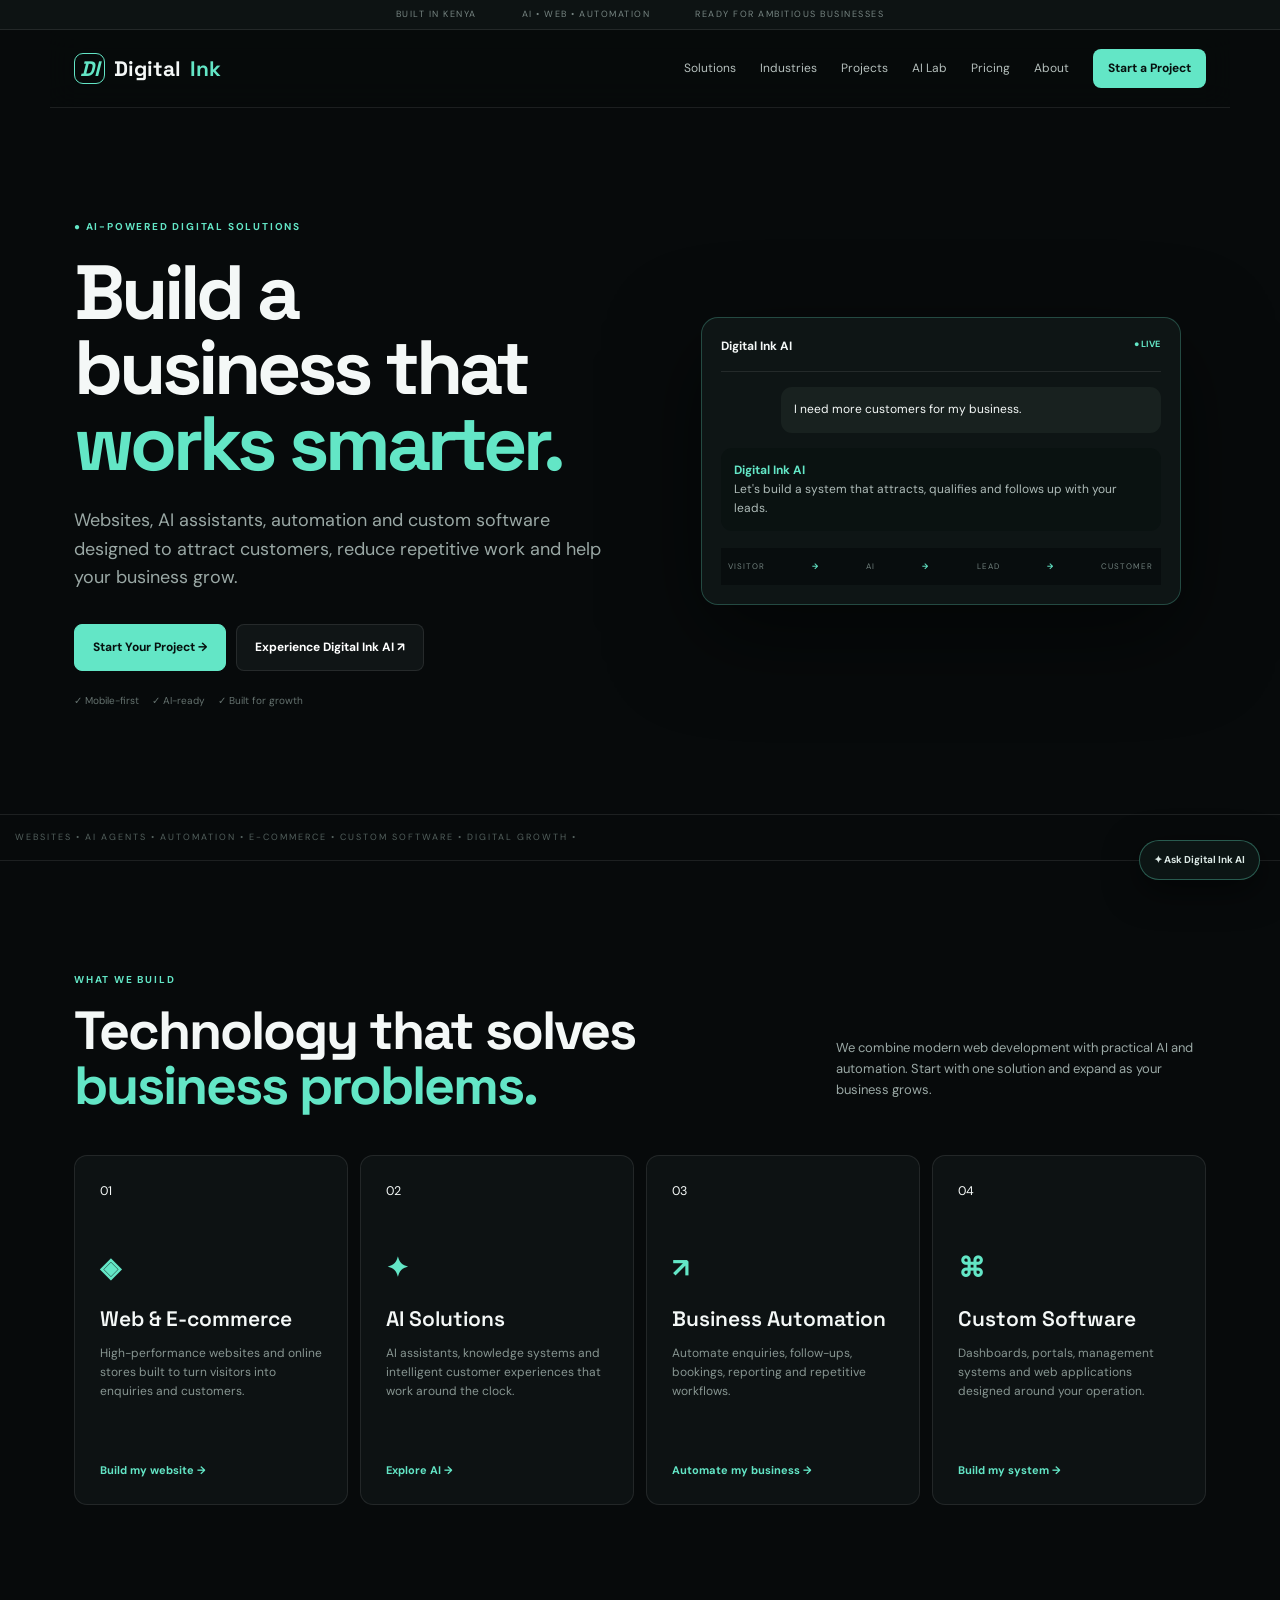
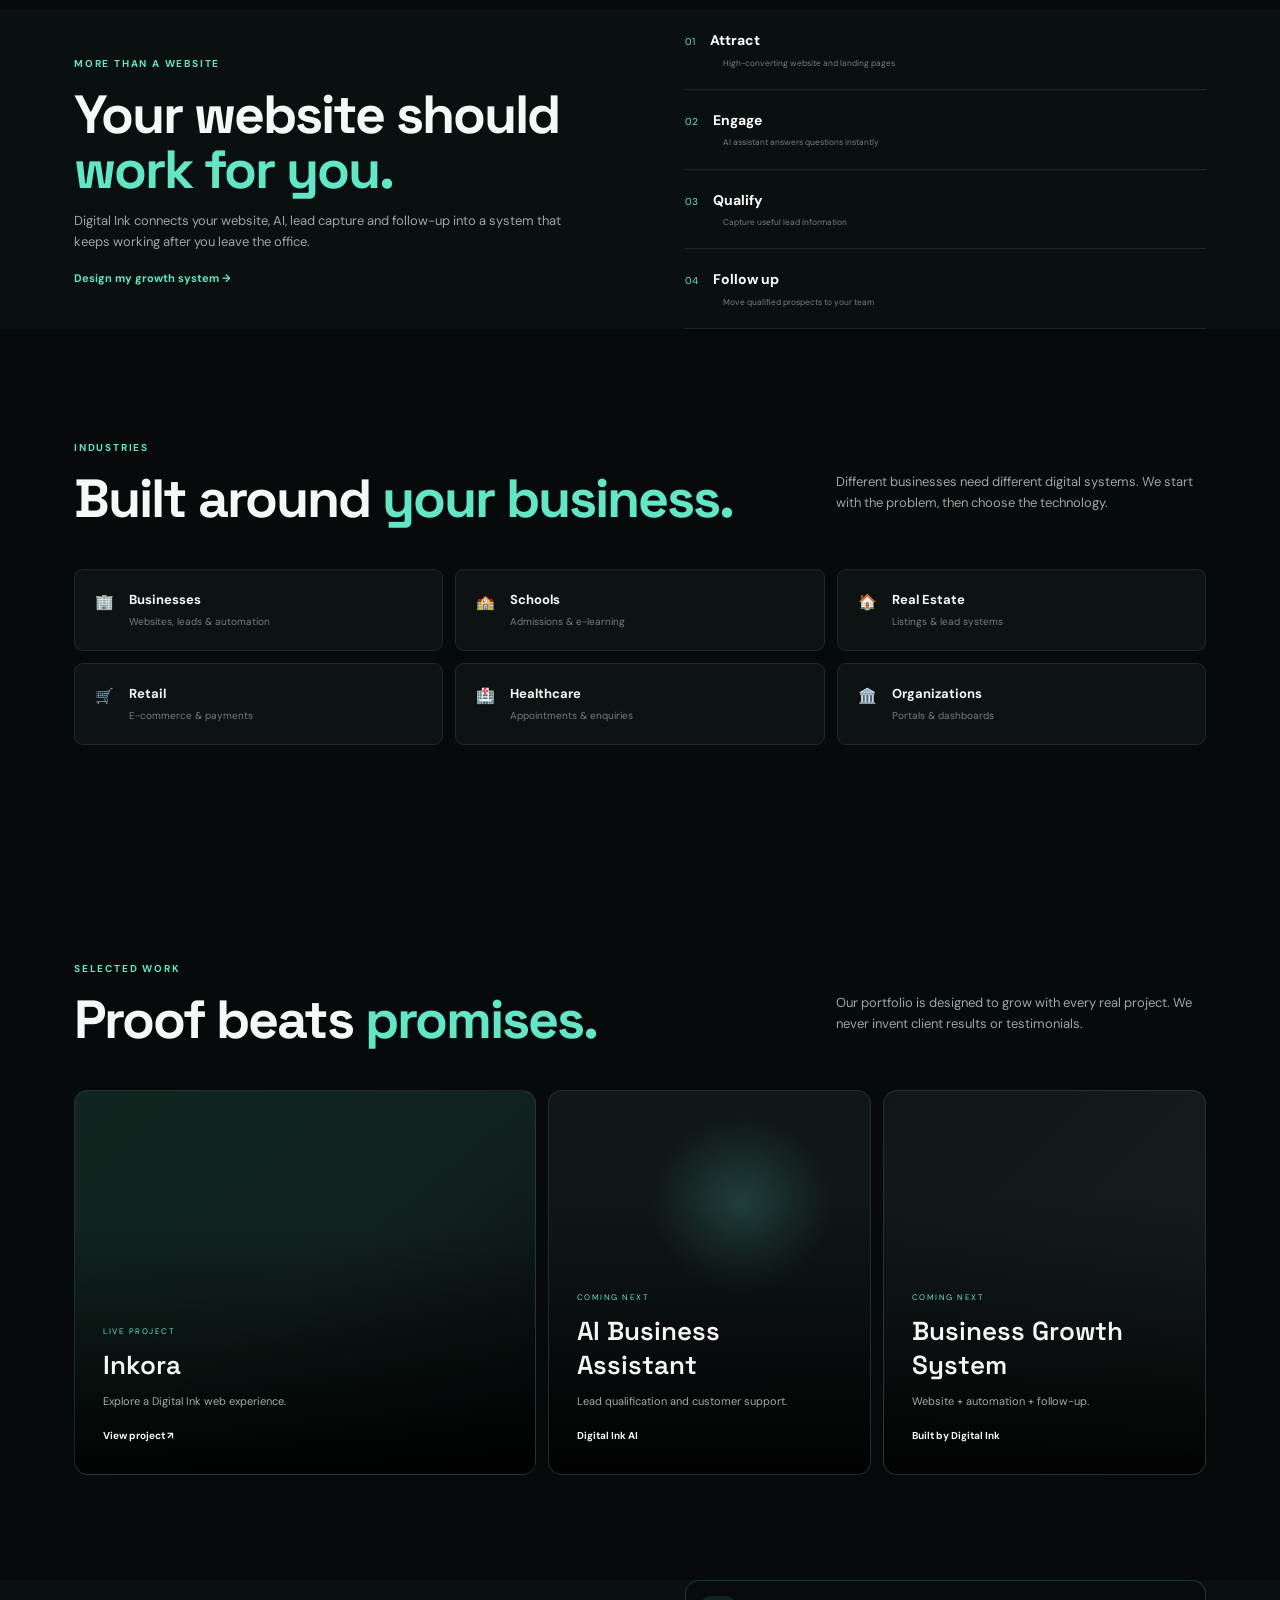
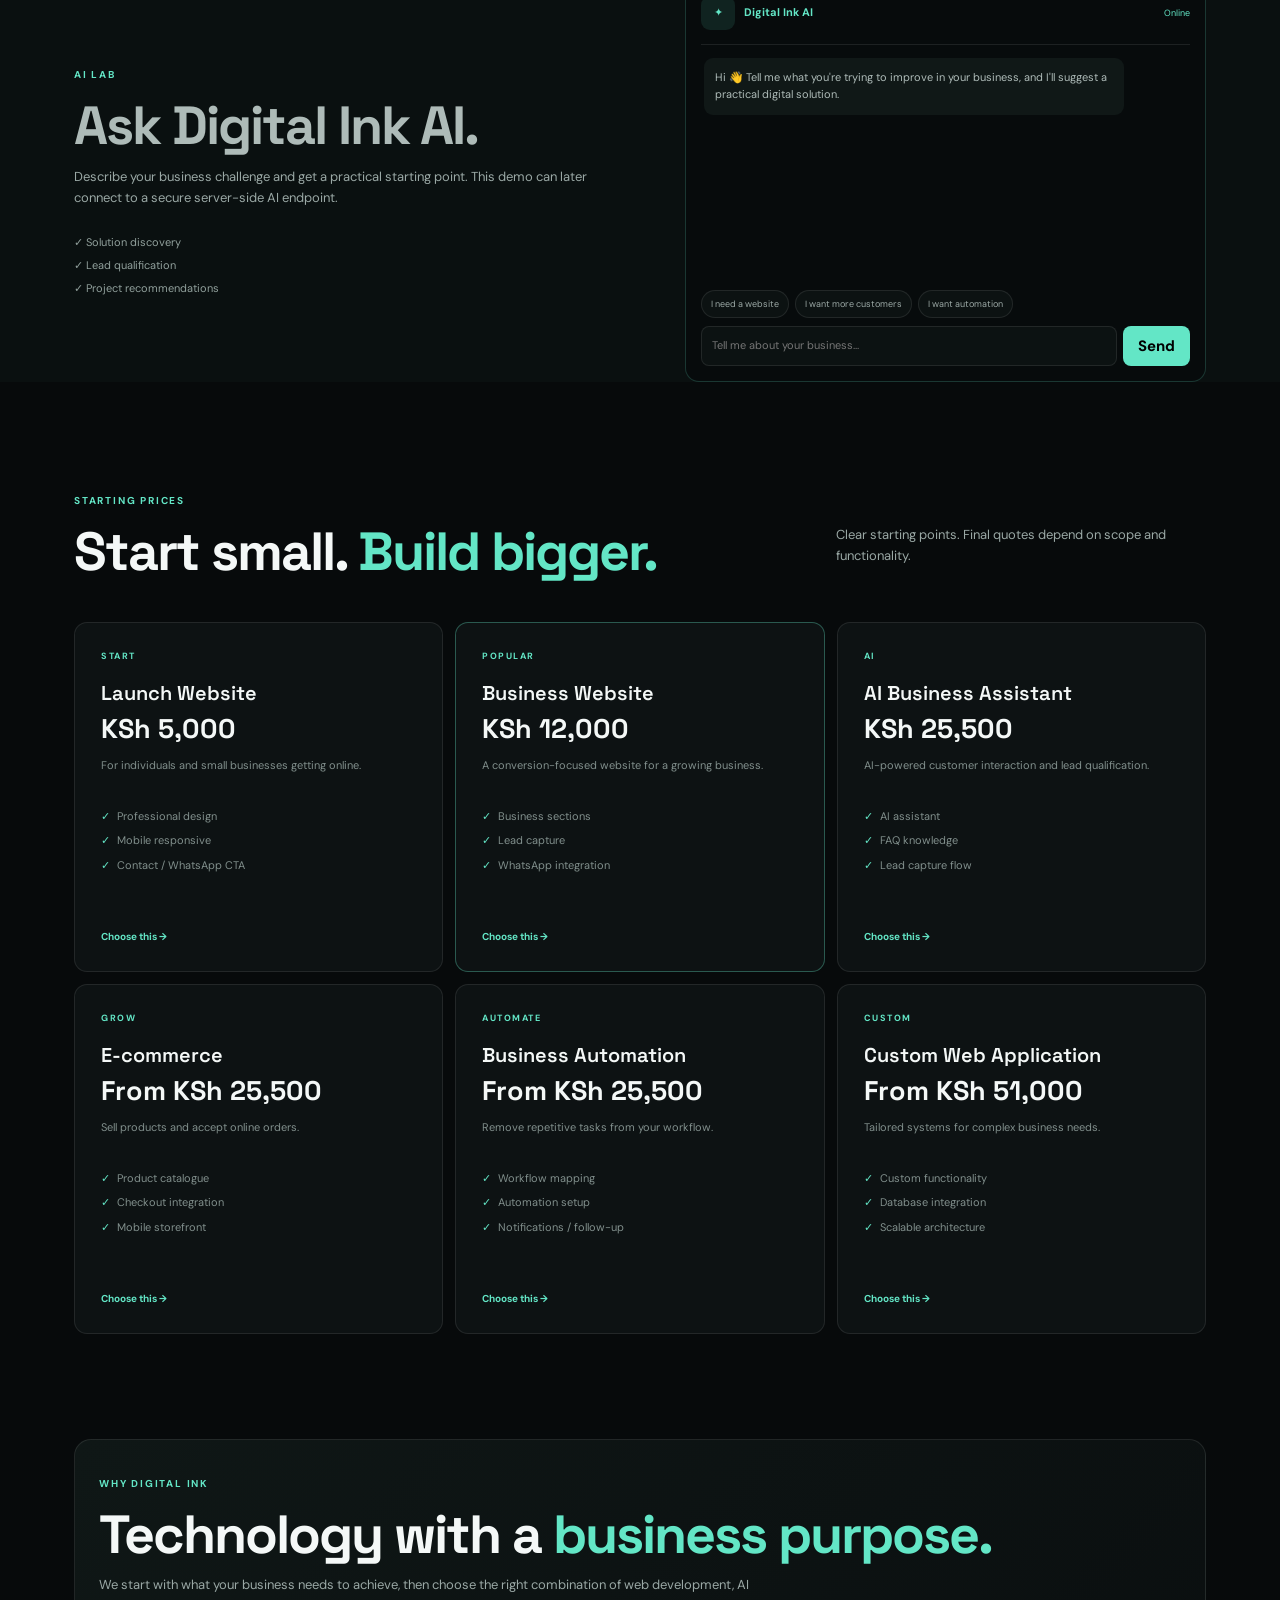
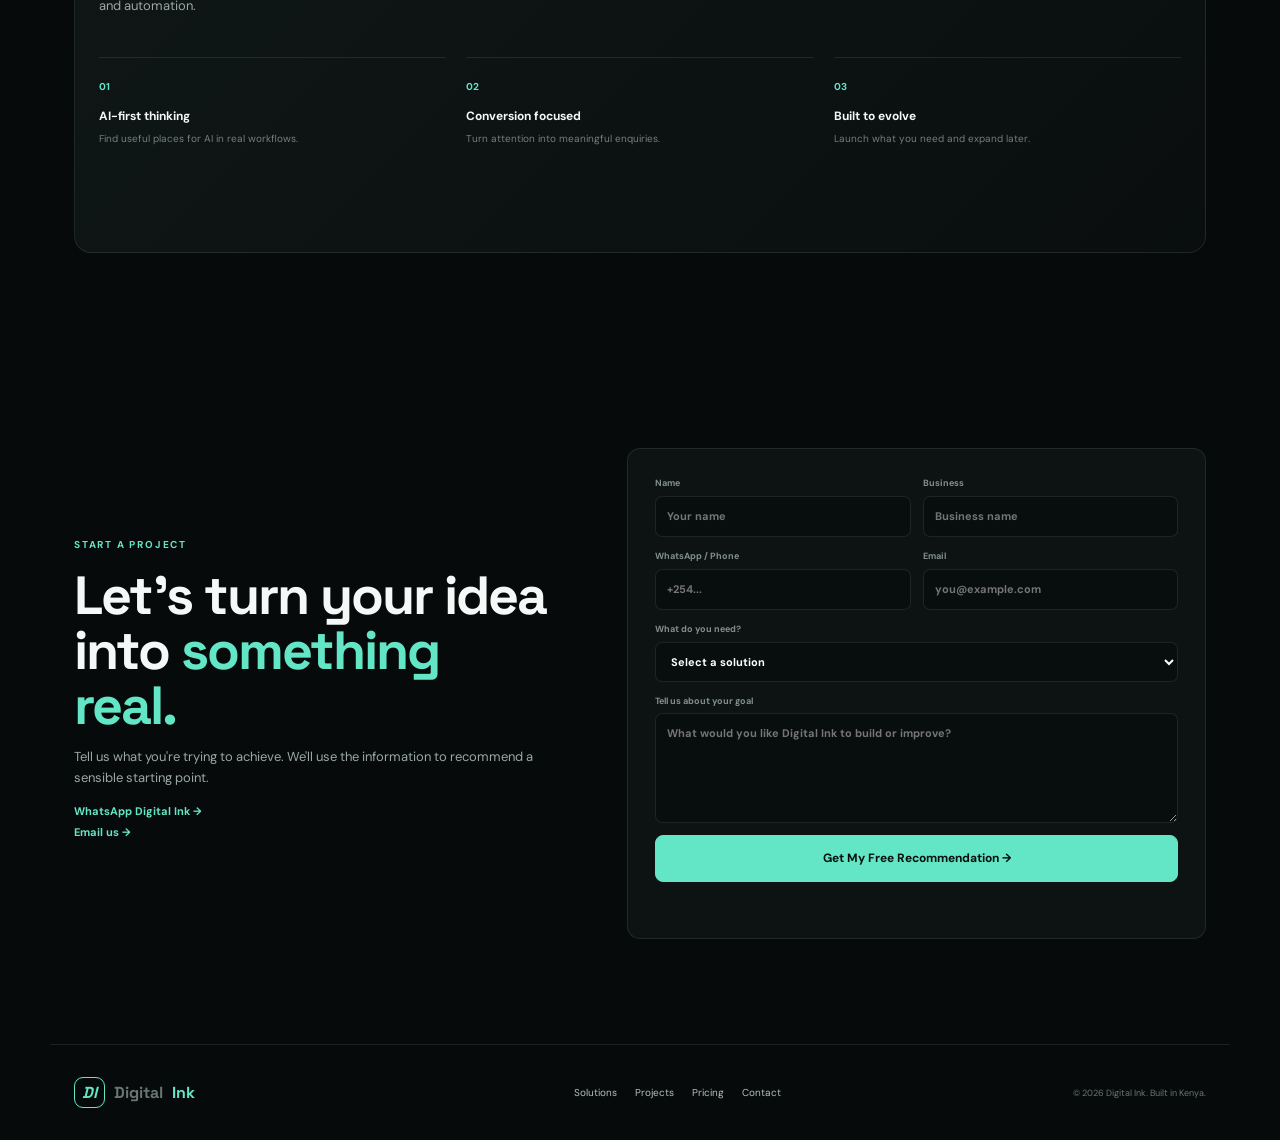
<file: index.html>
<!doctype html><html lang="en"><head><meta charset="utf-8"><meta name="viewport" content="width=device-width,initial-scale=1"><meta name="description" content="Digital Ink builds AI-powered websites, automation, e-commerce and custom software for ambitious businesses."><title>Digital Ink — AI-Powered Digital Solutions</title><link rel="icon" href="assets/favicon.svg"><link rel="stylesheet" href="style.css"><script src="config.js"></script></head><body>
<div class="topbar"><span>BUILT IN KENYA</span><span>AI • WEB • AUTOMATION</span><span>READY FOR AMBITIOUS BUSINESSES</span></div>
<header><a class="brand" href="#home"><i>DI</i>Digital <b>Ink</b></a><button class="menu">☰</button><nav><a href="#solutions">Solutions</a><a href="#industries">Industries</a><a href="#projects">Projects</a><a href="#ai">AI Lab</a><a href="#pricing">Pricing</a><a href="#about">About</a><a class="navcta" href="#start">Start a Project</a></nav></header>
<main id="home">
<section class="hero"><div><small class="eyebrow">● AI-POWERED DIGITAL SOLUTIONS</small><h1>Build a business that <em>works smarter.</em></h1><p class="lead">Websites, AI assistants, automation and custom software designed to attract customers, reduce repetitive work and help your business grow.</p><div class="actions"><a class="btn primary" href="#start">Start Your Project →</a><a class="btn" href="#ai">Experience Digital Ink AI ↗</a></div><div class="ticks">✓ Mobile-first　 ✓ AI-ready　 ✓ Built for growth</div></div><div class="visual"><div class="dashboard"><div class="dashhead">Digital Ink AI <span>● LIVE</span></div><div class="bubble visitor">I need more customers for my business.</div><div class="bubble ai"><b>Digital Ink AI</b><br>Let's build a system that attracts, qualifies and follows up with your leads.</div><div class="flow"><span>VISITOR</span><b>→</b><span>AI</span><b>→</b><span>LEAD</span><b>→</b><span>CUSTOMER</span></div></div></div></section>
<div class="ticker">WEBSITES • AI AGENTS • AUTOMATION • E-COMMERCE • CUSTOM SOFTWARE • DIGITAL GROWTH •</div>
<section id="solutions" class="section"><div class="head"><div><small class="eyebrow">WHAT WE BUILD</small><h2>Technology that solves <span>business problems.</span></h2></div><p>We combine modern web development with practical AI and automation. Start with one solution and expand as your business grows.</p></div><div class="grid four"><article><small>01</small><strong>◈</strong><h3>Web & E-commerce</h3><p>High-performance websites and online stores built to turn visitors into enquiries and customers.</p><a href="#start" data-service="Business Website">Build my website →</a></article><article><small>02</small><strong>✦</strong><h3>AI Solutions</h3><p>AI assistants, knowledge systems and intelligent customer experiences that work around the clock.</p><a href="#ai">Explore AI →</a></article><article><small>03</small><strong>↗</strong><h3>Business Automation</h3><p>Automate enquiries, follow-ups, bookings, reporting and repetitive workflows.</p><a href="#start" data-service="Business Automation">Automate my business →</a></article><article><small>04</small><strong>⌘</strong><h3>Custom Software</h3><p>Dashboards, portals, management systems and web applications designed around your operation.</p><a href="#start" data-service="Custom Web Application">Build my system →</a></article></div></section>
<section class="dark split"><div><small class="eyebrow">MORE THAN A WEBSITE</small><h2>Your website should <span>work for you.</span></h2><p>Digital Ink connects your website, AI, lead capture and follow-up into a system that keeps working after you leave the office.</p><a class="link" href="#start">Design my growth system →</a></div><div class="workflow"><div>01 <b>Attract</b><small>High-converting website and landing pages</small></div><div>02 <b>Engage</b><small>AI assistant answers questions instantly</small></div><div>03 <b>Qualify</b><small>Capture useful lead information</small></div><div>04 <b>Follow up</b><small>Move qualified prospects to your team</small></div></div></section>
<section id="industries" class="section"><div class="head"><div><small class="eyebrow">INDUSTRIES</small><h2>Built around <span>your business.</span></h2></div><p>Different businesses need different digital systems. We start with the problem, then choose the technology.</p></div><div class="grid three"><div class="industry">🏢 <b>Businesses</b><small>Websites, leads & automation</small></div><div class="industry">🏫 <b>Schools</b><small>Admissions & e-learning</small></div><div class="industry">🏠 <b>Real Estate</b><small>Listings & lead systems</small></div><div class="industry">🛒 <b>Retail</b><small>E-commerce & payments</small></div><div class="industry">🏥 <b>Healthcare</b><small>Appointments & enquiries</small></div><div class="industry">🏛️ <b>Organizations</b><small>Portals & dashboards</small></div></div></section>
<section id="projects" class="section"><div class="head"><div><small class="eyebrow">SELECTED WORK</small><h2>Proof beats <span>promises.</span></h2></div><p>Our portfolio is designed to grow with every real project. We never invent client results or testimonials.</p></div><div class="projects"><a class="project p1" href="https://inkora-vert.vercel.app/" target="_blank"><div><small>LIVE PROJECT</small><h3>Inkora</h3><p>Explore a Digital Ink web experience.</p><b>View project ↗</b></div></a><div class="project p2"><div><small>COMING NEXT</small><h3>AI Business Assistant</h3><p>Lead qualification and customer support.</p><b>Digital Ink AI</b></div></div><div class="project p3"><div><small>COMING NEXT</small><h3>Business Growth System</h3><p>Website + automation + follow-up.</p><b>Built by Digital Ink</b></div></div></div></section>
<section id="ai" class="dark ai"><div><small class="eyebrow">AI LAB</small><h2>Ask Digital Ink AI.</h2><p>Describe your business challenge and get a practical starting point. This demo can later connect to a secure server-side AI endpoint.</p><div class="points">✓ Solution discovery<br>✓ Lead qualification<br>✓ Project recommendations</div></div><div class="chat"><div class="chathead"><i>✦</i><b>Digital Ink AI</b><span>Online</span></div><div id="log" class="log"><div class="msg">Hi 👋 Tell me what you're trying to improve in your business, and I'll suggest a practical digital solution.</div></div><div class="chips"><button data-p="I need a website">I need a website</button><button data-p="I want more customers">I want more customers</button><button data-p="I want automation">I want automation</button></div><form id="chatform"><input id="chatinput" placeholder="Tell me about your business..." required><button>Send</button></form></div></section>
<section id="pricing" class="section"><div class="head"><div><small class="eyebrow">STARTING PRICES</small><h2>Start small. <span>Build bigger.</span></h2></div><p>Clear starting points. Final quotes depend on scope and functionality.</p></div><div class="prices"><article><small>START</small><h3>Launch Website</h3><b>KSh 5,000</b><p>For individuals and small businesses getting online.</p><ul><li>Professional design</li><li>Mobile responsive</li><li>Contact / WhatsApp CTA</li></ul><a href="#start" data-service="Launch Website">Choose this →</a></article><article class="popular"><small>POPULAR</small><h3>Business Website</h3><b>KSh 12,000</b><p>A conversion-focused website for a growing business.</p><ul><li>Business sections</li><li>Lead capture</li><li>WhatsApp integration</li></ul><a href="#start" data-service="Business Website">Choose this →</a></article><article><small>AI</small><h3>AI Business Assistant</h3><b>KSh 25,500</b><p>AI-powered customer interaction and lead qualification.</p><ul><li>AI assistant</li><li>FAQ knowledge</li><li>Lead capture flow</li></ul><a href="#start" data-service="AI Business Assistant">Choose this →</a></article><article><small>GROW</small><h3>E-commerce</h3><b>From KSh 25,500</b><p>Sell products and accept online orders.</p><ul><li>Product catalogue</li><li>Checkout integration</li><li>Mobile storefront</li></ul><a href="#start" data-service="E-commerce">Choose this →</a></article><article><small>AUTOMATE</small><h3>Business Automation</h3><b>From KSh 25,500</b><p>Remove repetitive tasks from your workflow.</p><ul><li>Workflow mapping</li><li>Automation setup</li><li>Notifications / follow-up</li></ul><a href="#start" data-service="Business Automation">Choose this →</a></article><article><small>CUSTOM</small><h3>Custom Web Application</h3><b>From KSh 51,000</b><p>Tailored systems for complex business needs.</p><ul><li>Custom functionality</li><li>Database integration</li><li>Scalable architecture</li></ul><a href="#start" data-service="Custom Web Application">Choose this →</a></article></div></section>
<section id="about" class="section about"><div><small class="eyebrow">WHY DIGITAL INK</small><h2>Technology with a <span>business purpose.</span></h2><p>We start with what your business needs to achieve, then choose the right combination of web development, AI and automation.</p></div><div class="principles"><div><b>01</b><strong>AI-first thinking</strong><small>Find useful places for AI in real workflows.</small></div><div><b>02</b><strong>Conversion focused</strong><small>Turn attention into meaningful enquiries.</small></div><div><b>03</b><strong>Built to evolve</strong><small>Launch what you need and expand later.</small></div></div></section>
<section id="start" class="section contact"><div><small class="eyebrow">START A PROJECT</small><h2>Let's turn your idea into <span>something real.</span></h2><p>Tell us what you're trying to achieve. We'll use the information to recommend a sensible starting point.</p><p><a class="link" href="https://wa.me/254719535117" target="_blank">WhatsApp Digital Ink →</a><br><a class="link" href="mailto:sprachenschuleglobal@gmail.com">Email us →</a></p></div><form id="leadform"><div class="row"><label>Name<input name="name" required placeholder="Your name"></label><label>Business<input name="business" placeholder="Business name"></label></div><div class="row"><label>WhatsApp / Phone<input name="phone" required placeholder="+254..."></label><label>Email<input type="email" name="email" placeholder="you@example.com"></label></div><label>What do you need?<select id="service" name="service" required><option value="">Select a solution</option><option>Launch Website</option><option>Business Website</option><option>AI Business Assistant</option><option>E-commerce</option><option>Business Automation</option><option>Custom Web Application</option><option>Not sure — recommend something</option></select></label><label>Tell us about your goal<textarea name="message" required placeholder="What would you like Digital Ink to build or improve?"></textarea></label><button class="btn primary" type="submit">Get My Free Recommendation →</button><div id="status"></div></form></section></main>
<footer><div class="brand"><i>DI</i>Digital <b>Ink</b></div><nav><a href="#solutions">Solutions</a><a href="#projects">Projects</a><a href="#pricing">Pricing</a><a href="#start">Contact</a></nav><small>© 2026 Digital Ink. Built in Kenya.</small></footer><button id="float">✦ Ask Digital Ink AI</button><script src="app.js"></script></body></html>
</file>
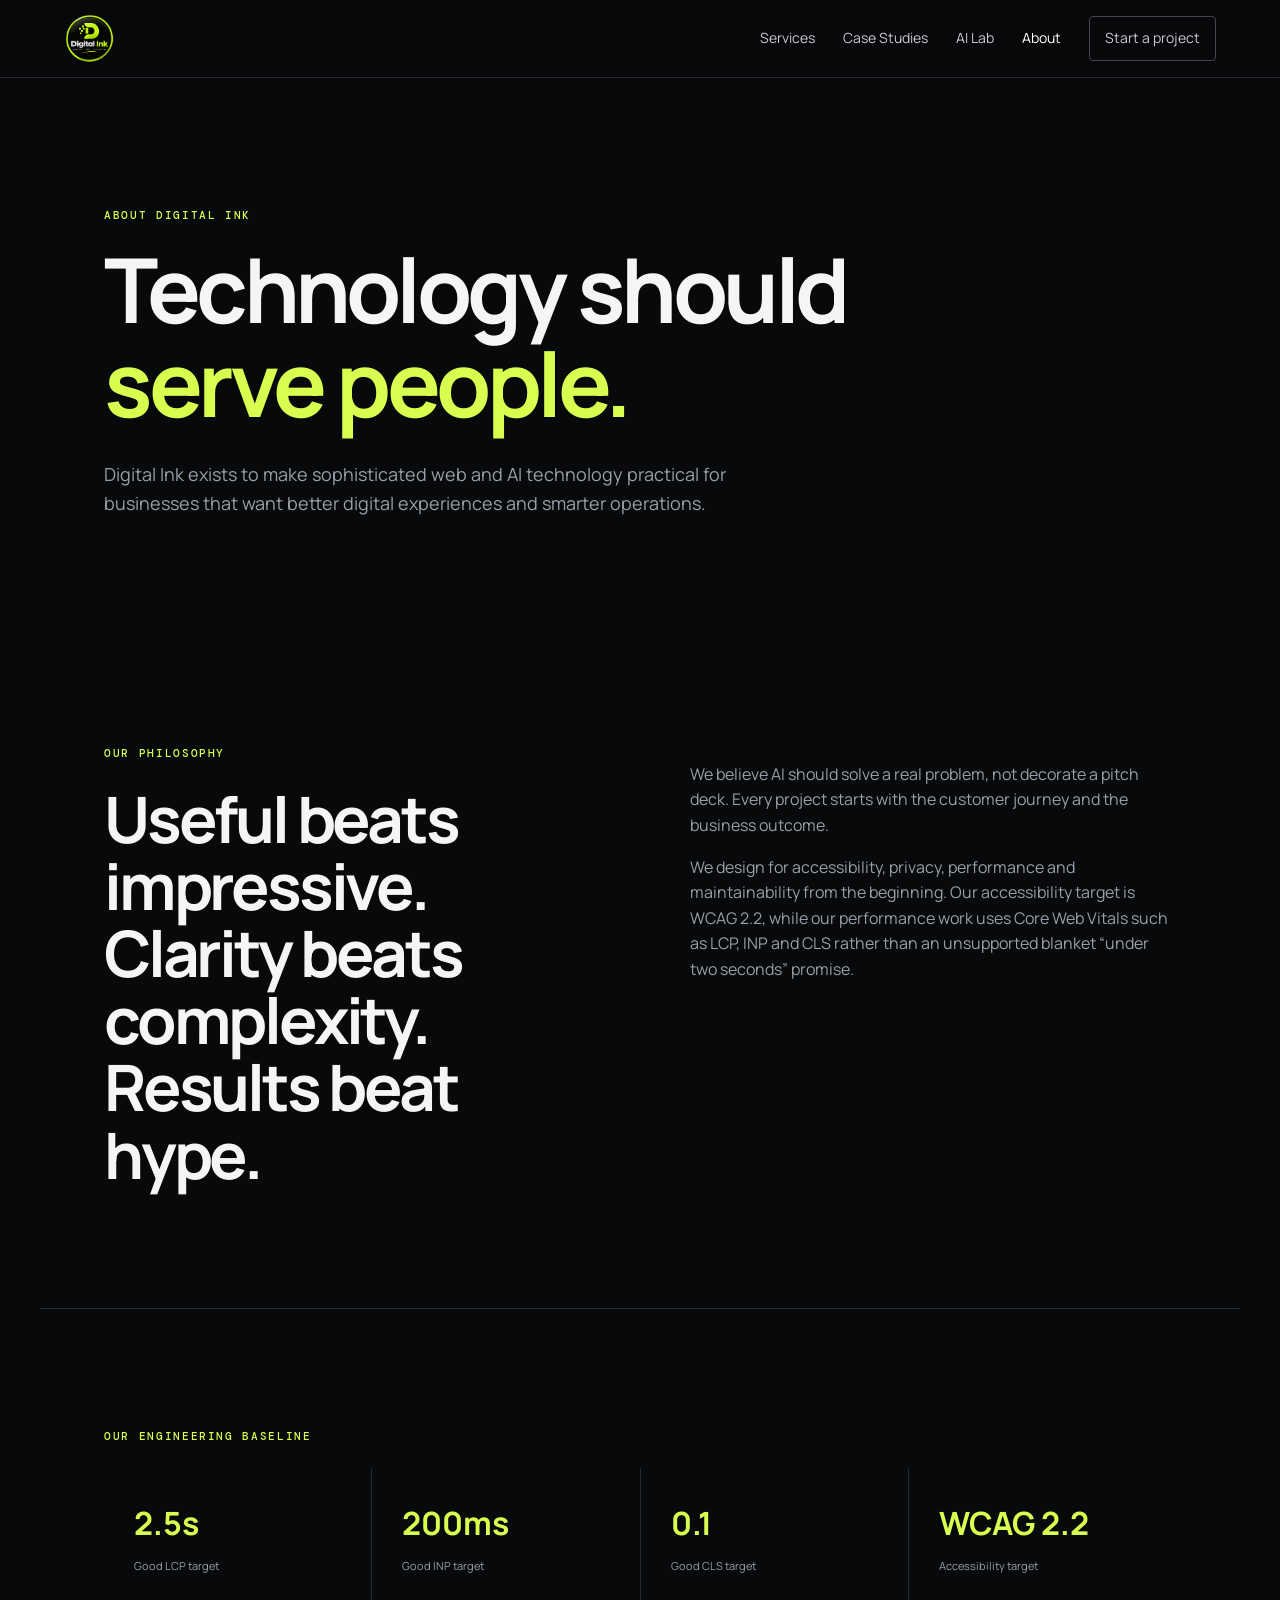
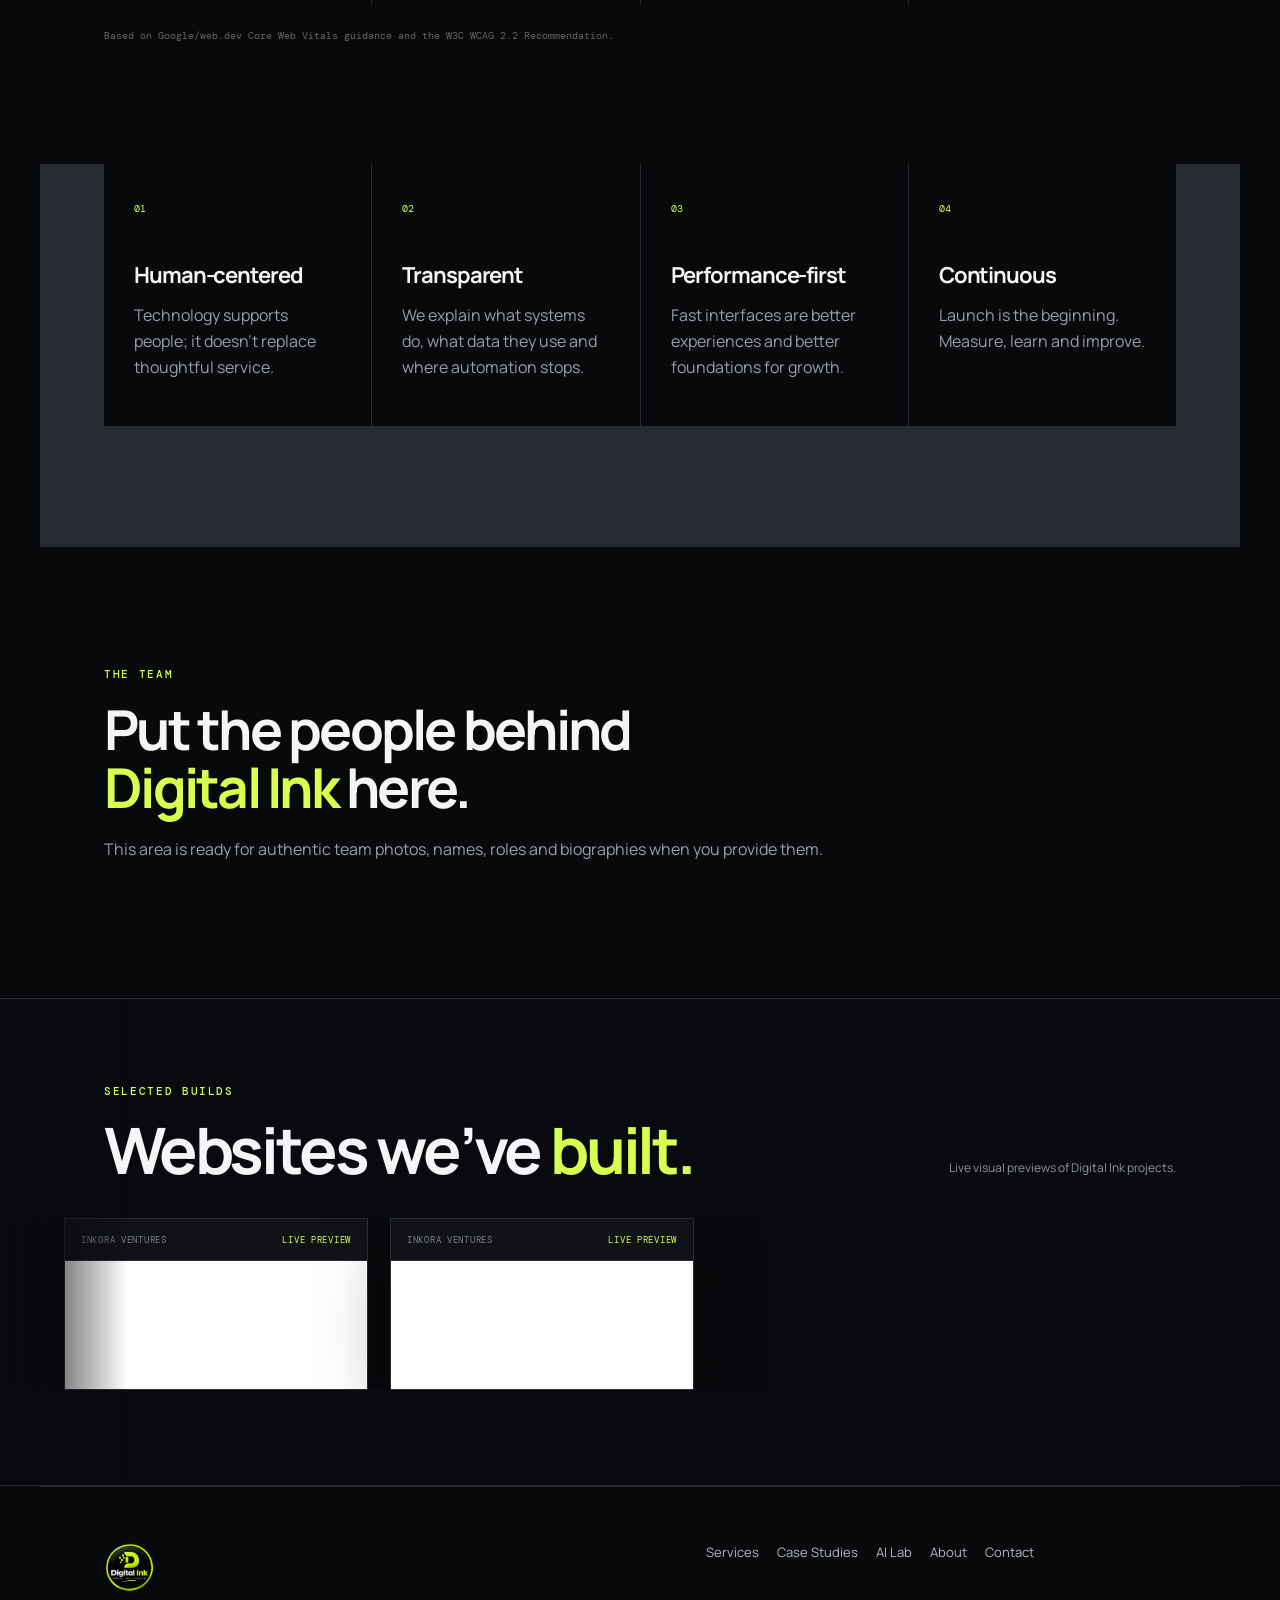
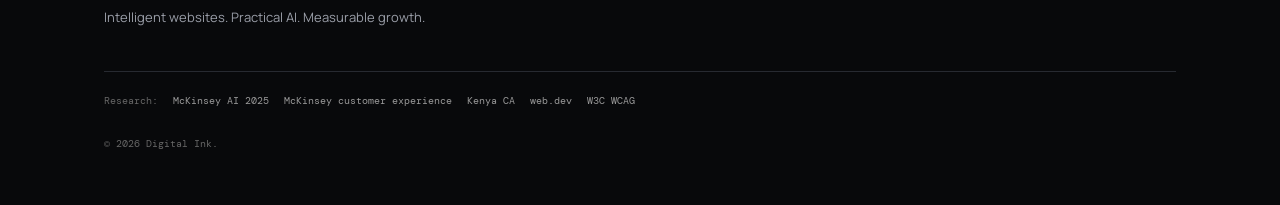
<file: about.html>
<!doctype html><html lang="en"><head><meta charset="utf-8"><link rel="icon" type="image/png" href="assets/favicon.png"><meta name="viewport" content="width=device-width,initial-scale=1"><title>About — Digital Ink</title><link rel="stylesheet" href="assets/styles.css"></head><body>
<header class="site-header"><a class="brand" href="index.html" aria-label="Digital Ink home"><img class="brand-logo" src="assets/digital-ink-logo.png" alt="Digital Ink"></a><button class="menu-toggle">☰</button><nav><a href="services.html">Services</a><a href="case-studies.html">Case Studies</a><a href="ai-lab.html">AI Lab</a><a class="active" href="about.html">About</a><a href="contact.html" class="nav-cta">Start a project</a></nav></header>
<main><section class="page-hero"><div class="eyebrow">ABOUT DIGITAL INK</div><h1>Technology should<br><span>serve people.</span></h1><p>Digital Ink exists to make sophisticated web and AI technology practical for businesses that want better digital experiences and smarter operations.</p></section>
<section class="section manifesto"><div class="manifesto-main"><div class="section-label">OUR PHILOSOPHY</div><h2>Useful beats impressive.<br>Clarity beats complexity.<br>Results beat hype.</h2></div><div><p>We believe AI should solve a real problem, not decorate a pitch deck. Every project starts with the customer journey and the business outcome.</p><p>We design for accessibility, privacy, performance and maintainability from the beginning. Our accessibility target is WCAG 2.2, while our performance work uses Core Web Vitals such as LCP, INP and CLS rather than an unsupported blanket “under two seconds” promise.</p></div></section>
<section class="section standards-strip">
  <div class="section-label">OUR ENGINEERING BASELINE</div>
  <div class="standards-grid">
    <div><strong>2.5s</strong><span>Good LCP target</span></div>
    <div><strong>200ms</strong><span>Good INP target</span></div>
    <div><strong>0.1</strong><span>Good CLS target</span></div>
    <div><strong>WCAG 2.2</strong><span>Accessibility target</span></div>
  </div>
  <div class="source-note">Based on Google/web.dev Core Web Vitals guidance and the W3C WCAG 2.2 Recommendation.</div>
</section>
<section class="section principles"><div class="principle"><b>01</b><h3>Human-centered</h3><p>Technology supports people; it doesn't replace thoughtful service.</p></div><div class="principle"><b>02</b><h3>Transparent</h3><p>We explain what systems do, what data they use and where automation stops.</p></div><div class="principle"><b>03</b><h3>Performance-first</h3><p>Fast interfaces are better experiences and better foundations for growth.</p></div><div class="principle"><b>04</b><h3>Continuous</h3><p>Launch is the beginning. Measure, learn and improve.</p></div></section>
<section class="section team-placeholder"><div class="section-label">THE TEAM</div><h2>Put the people behind<br><span>Digital Ink</span> here.</h2><p>This area is ready for authentic team photos, names, roles and biographies when you provide them.</p></section></main>
<section class="work-marquee" aria-labelledby="selected-work-title">
  <div class="work-marquee-head">
    <div>
      <div class="section-label">SELECTED BUILDS</div>
      <h2 id="selected-work-title">Websites we’ve <span>built.</span></h2>
    </div>
    <p>Live visual previews of Digital Ink projects.</p>
  </div>
  <div class="work-marquee-viewport">
    <div class="work-marquee-track">
      <article class="work-preview" aria-label="Inkora Ventures website preview">
        <a class="work-preview-link" href="https://inkora-vert.vercel.app/" target="_blank" rel="noopener noreferrer" aria-label="Open Inkora Ventures website"><span>Open website</span></a>
        <div class="work-preview-top"><span>INKORA VENTURES</span><span>LIVE PREVIEW</span></div>
        <div class="work-preview-screen">
          <iframe src="https://inkora-vert.vercel.app/" title="Inkora Ventures website preview" loading="lazy" tabindex="-1"></iframe>
        </div>
      </article>
      <article class="work-preview" aria-label="Inkora Ventures website preview">
        <a class="work-preview-link" href="https://inkora-vert.vercel.app/" target="_blank" rel="noopener noreferrer" aria-label="Open Inkora Ventures website"><span>Open website</span></a>
        <div class="work-preview-top"><span>INKORA VENTURES</span><span>LIVE PREVIEW</span></div>
        <div class="work-preview-screen">
          <iframe src="https://inkora-vert.vercel.app/" title="Inkora Ventures website preview" loading="lazy" tabindex="-1"></iframe>
        </div>
      </article>
    </div>
  </div>
</section>

<footer><div><a class="brand" href="index.html" aria-label="Digital Ink home"><img class="brand-logo" src="assets/digital-ink-logo.png" alt="Digital Ink"></a><p>Intelligent websites. Practical AI. Measurable growth.</p></div><div class="footer-links"><a href="services.html">Services</a><a href="case-studies.html">Case Studies</a><a href="ai-lab.html">AI Lab</a><a href="about.html">About</a><a href="contact.html">Contact</a></div><div class="research-links"><span>Research:</span>
<a href="https://www.mckinsey.com/capabilities/quantumblack/our-insights/the-state-of-ai-2025" target="_blank" rel="noopener">McKinsey AI 2025</a>
<a href="https://www.mckinsey.com/capabilities/growth-marketing-and-sales/our-insights/next-best-experience-how-ai-can-power-every-customer-interaction" target="_blank" rel="noopener">McKinsey customer experience</a>
<a href="https://www.ca.go.ke/index.php/mobile-internet-and-tech-services-surge-kenya-digital-shift-accelerates" target="_blank" rel="noopener">Kenya CA</a>
<a href="https://web.dev/articles/vitals" target="_blank" rel="noopener">web.dev</a>
<a href="https://www.w3.org/TR/wcag/" target="_blank" rel="noopener">W3C WCAG</a></div><div class="copyright">© 2026 Digital Ink.</div></footer><script src="assets/app.js"></script></body></html>
</file>
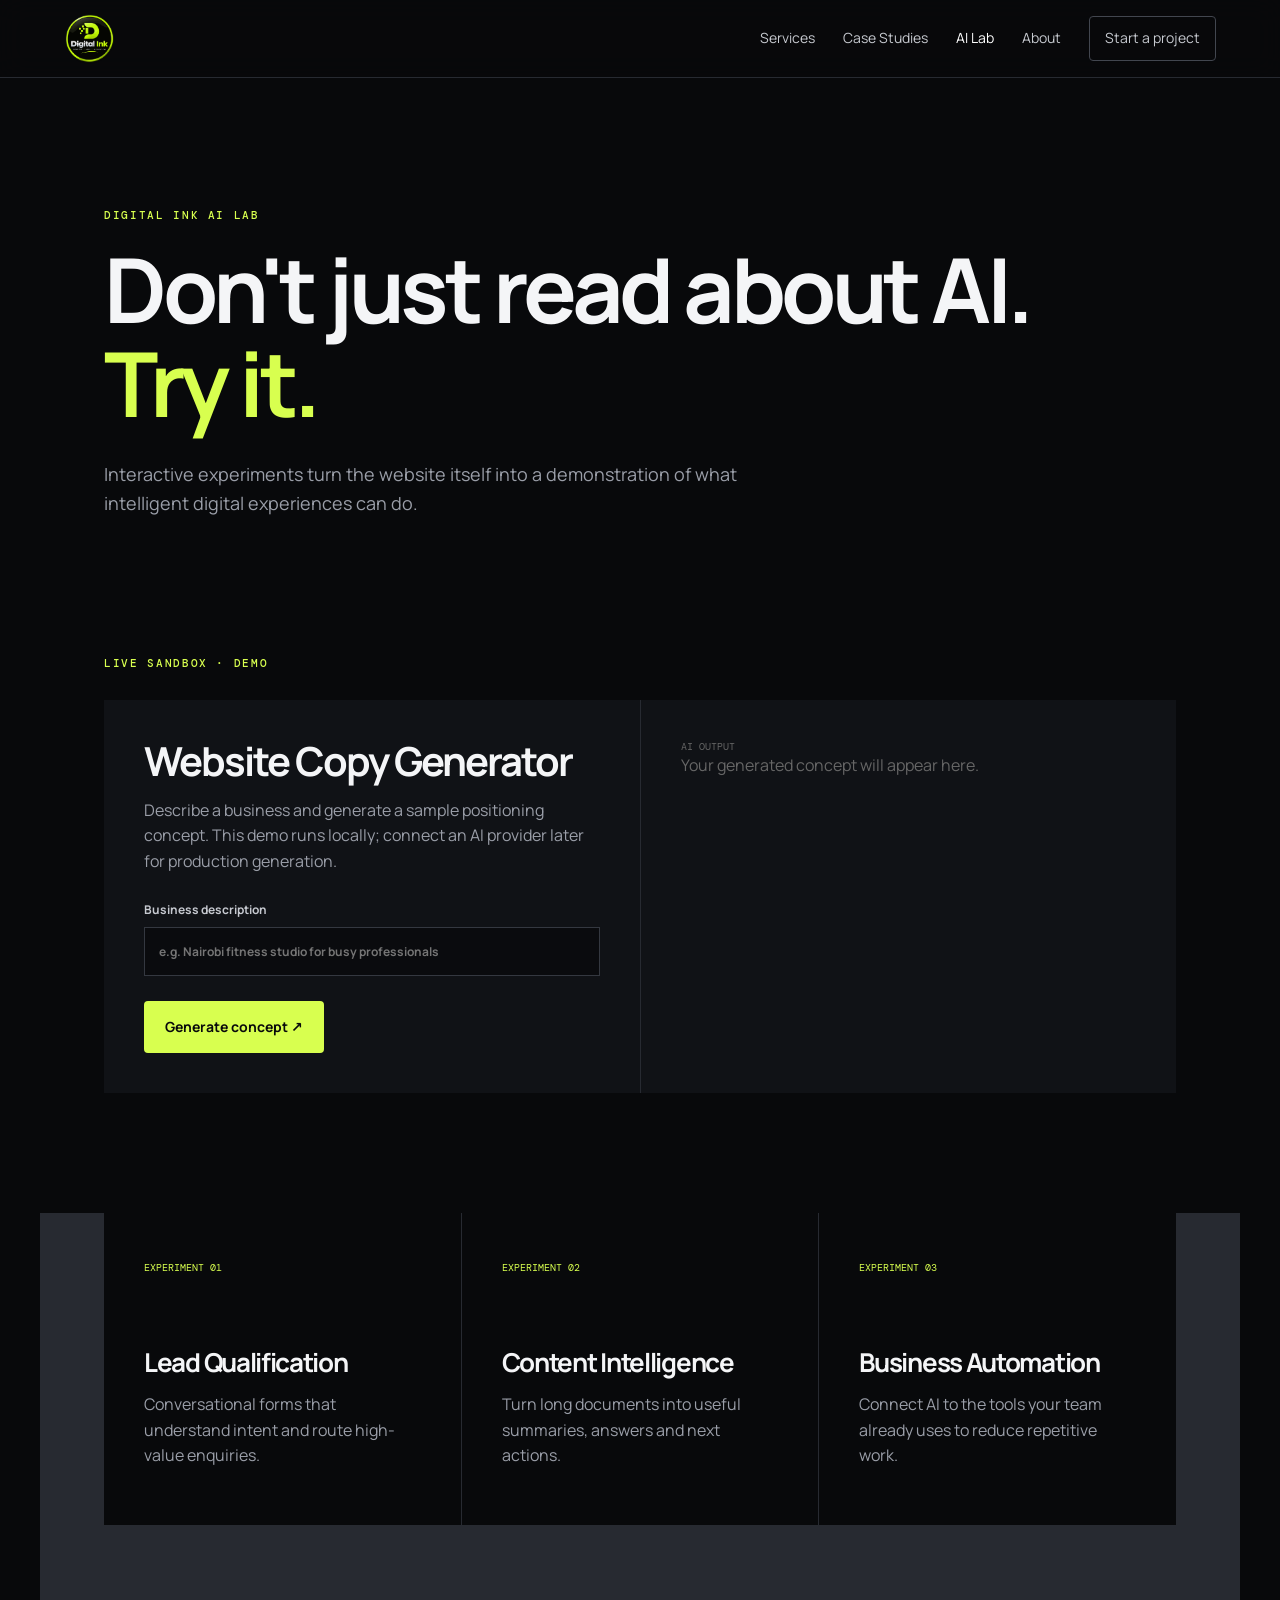
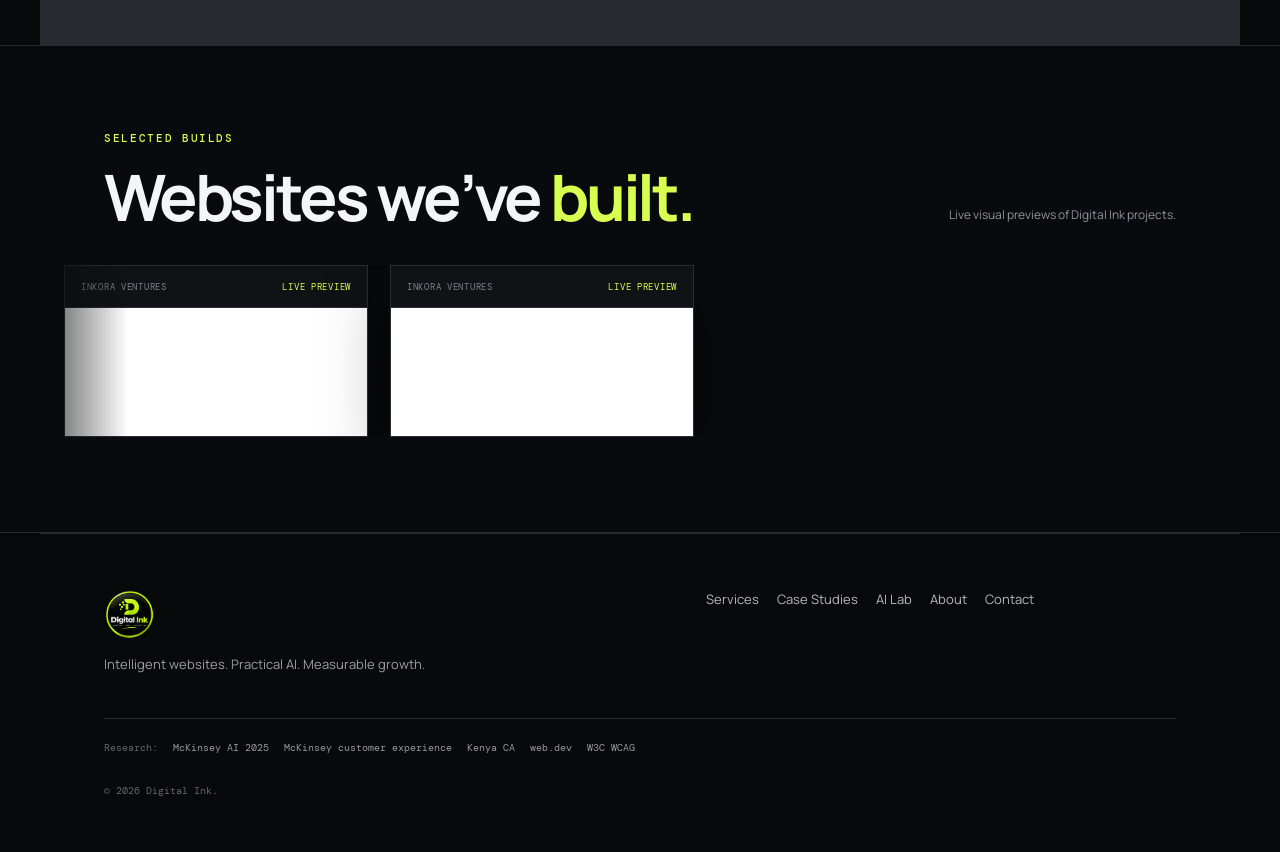
<file: ai-lab.html>
<!doctype html><html lang="en"><head><meta charset="utf-8"><link rel="icon" type="image/png" href="assets/favicon.png"><meta name="viewport" content="width=device-width,initial-scale=1"><title>AI Lab — Digital Ink</title><link rel="stylesheet" href="assets/styles.css"></head><body>
<header class="site-header"><a class="brand" href="index.html" aria-label="Digital Ink home"><img class="brand-logo" src="assets/digital-ink-logo.png" alt="Digital Ink"></a><button class="menu-toggle">☰</button><nav><a href="services.html">Services</a><a href="case-studies.html">Case Studies</a><a class="active" href="ai-lab.html">AI Lab</a><a href="about.html">About</a><a href="contact.html" class="nav-cta">Start a project</a></nav></header>
<main><section class="page-hero lab-hero"><div class="eyebrow">DIGITAL INK AI LAB</div><h1>Don't just read about AI.<br><span>Try it.</span></h1><p>Interactive experiments turn the website itself into a demonstration of what intelligent digital experiences can do.</p></section>
<section class="section sandbox"><div class="section-label">LIVE SANDBOX · DEMO</div><div class="sandbox-grid"><div class="sandbox-panel"><h2>Website Copy Generator</h2><p>Describe a business and generate a sample positioning concept. This demo runs locally; connect an AI provider later for production generation.</p><label>Business description<input id="aiInput" placeholder="e.g. Nairobi fitness studio for busy professionals"></label><button class="btn btn-primary" id="generateBtn">Generate concept ↗</button></div><div class="output-panel"><div class="output-label">AI OUTPUT</div><div id="aiOutput"><span class="muted">Your generated concept will appear here.</span></div></div></div></section>
<section class="section lab-cards"><article><span>EXPERIMENT 01</span><h3>Lead Qualification</h3><p>Conversational forms that understand intent and route high-value enquiries.</p></article><article><span>EXPERIMENT 02</span><h3>Content Intelligence</h3><p>Turn long documents into useful summaries, answers and next actions.</p></article><article><span>EXPERIMENT 03</span><h3>Business Automation</h3><p>Connect AI to the tools your team already uses to reduce repetitive work.</p></article></section></main>
<section class="work-marquee" aria-labelledby="selected-work-title">
  <div class="work-marquee-head">
    <div>
      <div class="section-label">SELECTED BUILDS</div>
      <h2 id="selected-work-title">Websites we’ve <span>built.</span></h2>
    </div>
    <p>Live visual previews of Digital Ink projects.</p>
  </div>
  <div class="work-marquee-viewport">
    <div class="work-marquee-track">
      <article class="work-preview" aria-label="Inkora Ventures website preview">
        <a class="work-preview-link" href="https://inkora-vert.vercel.app/" target="_blank" rel="noopener noreferrer" aria-label="Open Inkora Ventures website"><span>Open website</span></a>
        <div class="work-preview-top"><span>INKORA VENTURES</span><span>LIVE PREVIEW</span></div>
        <div class="work-preview-screen">
          <iframe src="https://inkora-vert.vercel.app/" title="Inkora Ventures website preview" loading="lazy" tabindex="-1"></iframe>
        </div>
      </article>
      <article class="work-preview" aria-label="Inkora Ventures website preview">
        <a class="work-preview-link" href="https://inkora-vert.vercel.app/" target="_blank" rel="noopener noreferrer" aria-label="Open Inkora Ventures website"><span>Open website</span></a>
        <div class="work-preview-top"><span>INKORA VENTURES</span><span>LIVE PREVIEW</span></div>
        <div class="work-preview-screen">
          <iframe src="https://inkora-vert.vercel.app/" title="Inkora Ventures website preview" loading="lazy" tabindex="-1"></iframe>
        </div>
      </article>
    </div>
  </div>
</section>

<footer><div><a class="brand" href="index.html" aria-label="Digital Ink home"><img class="brand-logo" src="assets/digital-ink-logo.png" alt="Digital Ink"></a><p>Intelligent websites. Practical AI. Measurable growth.</p></div><div class="footer-links"><a href="services.html">Services</a><a href="case-studies.html">Case Studies</a><a href="ai-lab.html">AI Lab</a><a href="about.html">About</a><a href="contact.html">Contact</a></div><div class="research-links"><span>Research:</span>
<a href="https://www.mckinsey.com/capabilities/quantumblack/our-insights/the-state-of-ai-2025" target="_blank" rel="noopener">McKinsey AI 2025</a>
<a href="https://www.mckinsey.com/capabilities/growth-marketing-and-sales/our-insights/next-best-experience-how-ai-can-power-every-customer-interaction" target="_blank" rel="noopener">McKinsey customer experience</a>
<a href="https://www.ca.go.ke/index.php/mobile-internet-and-tech-services-surge-kenya-digital-shift-accelerates" target="_blank" rel="noopener">Kenya CA</a>
<a href="https://web.dev/articles/vitals" target="_blank" rel="noopener">web.dev</a>
<a href="https://www.w3.org/TR/wcag/" target="_blank" rel="noopener">W3C WCAG</a></div><div class="copyright">© 2026 Digital Ink.</div></footer><script src="assets/app.js"></script></body></html>
</file>
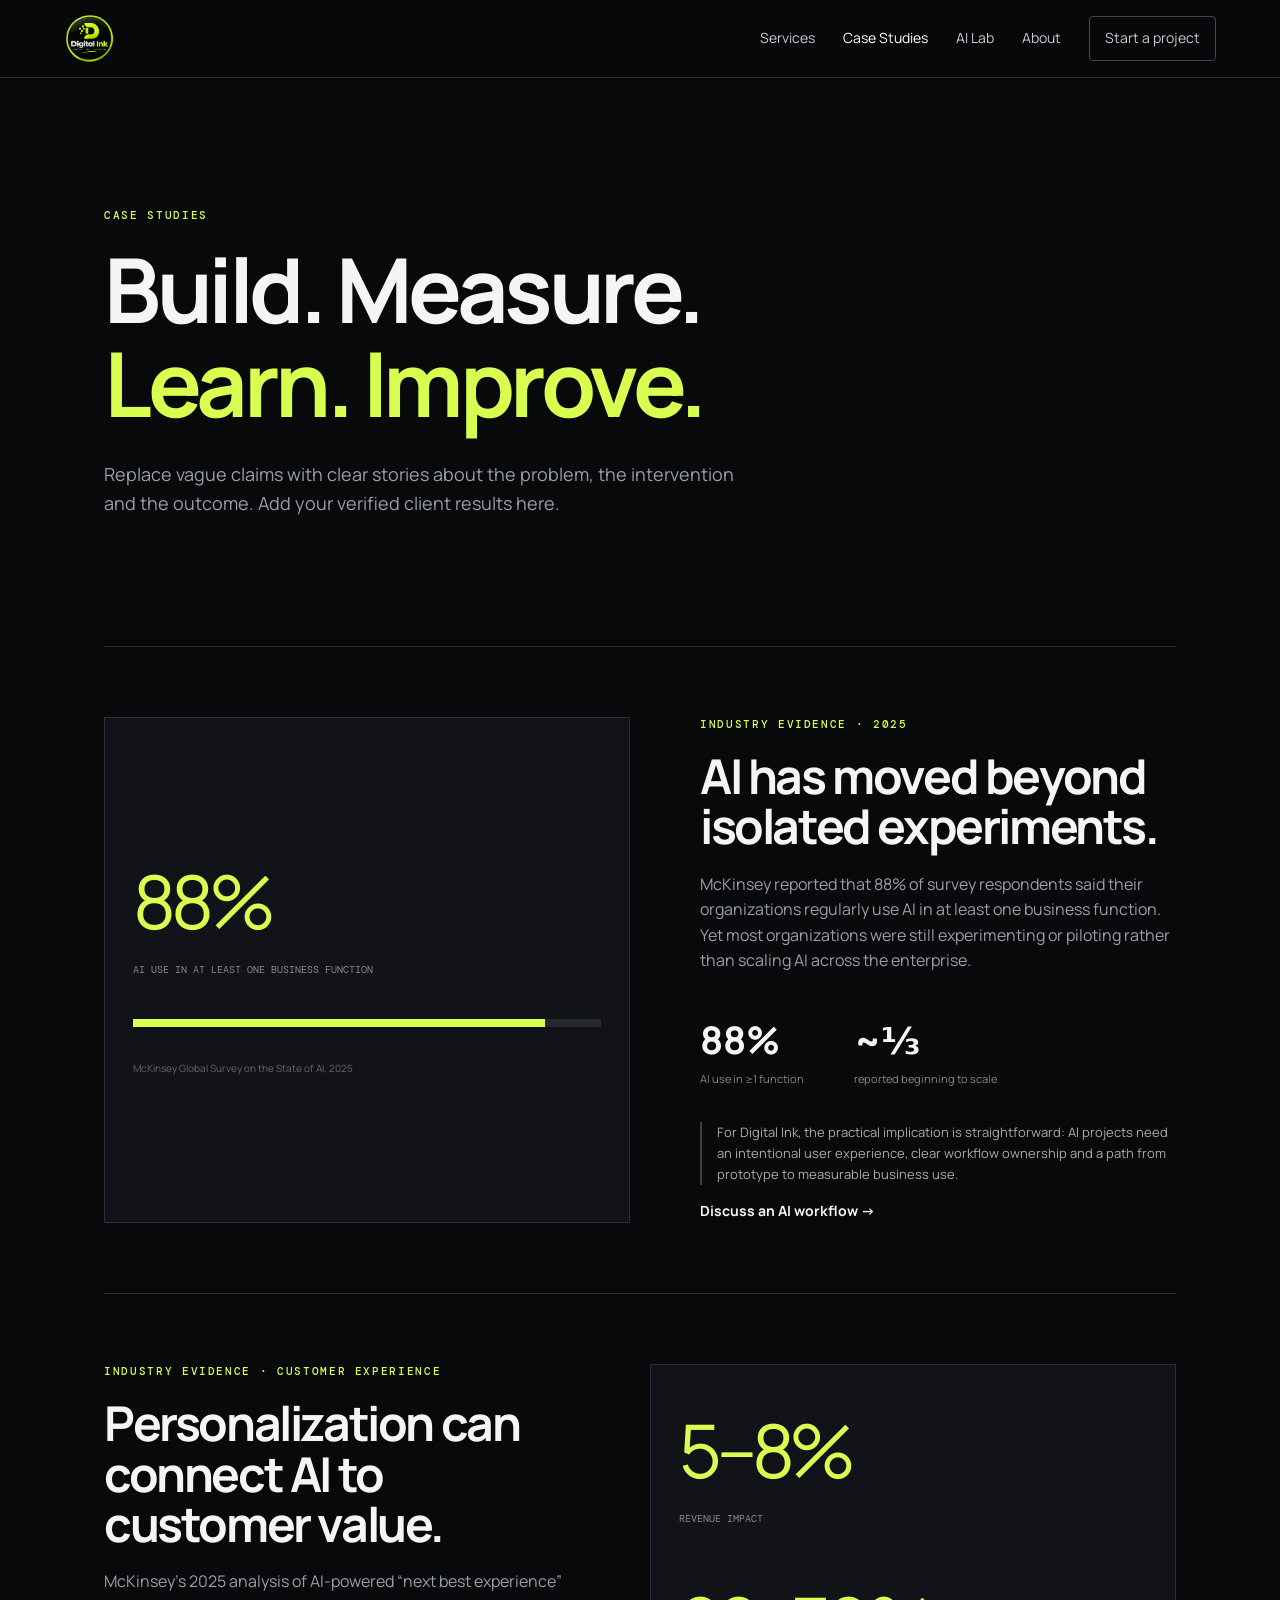
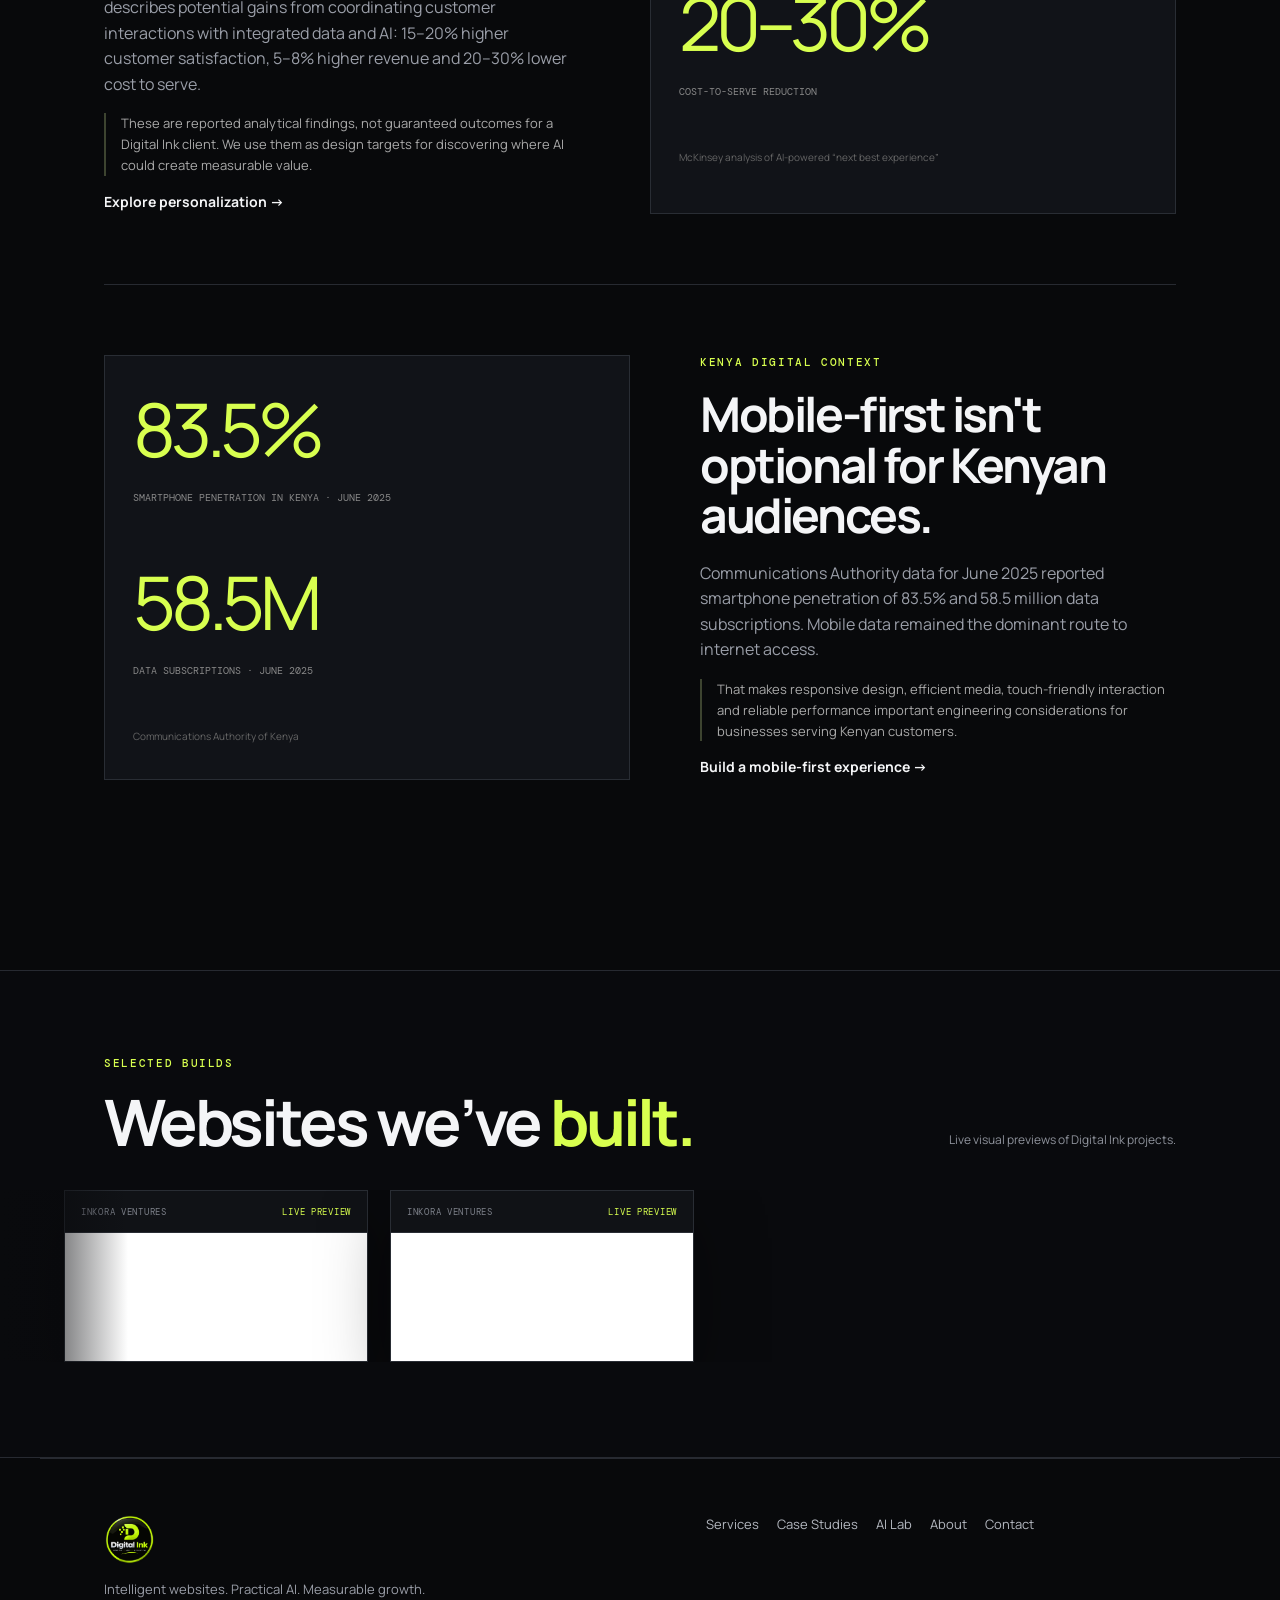
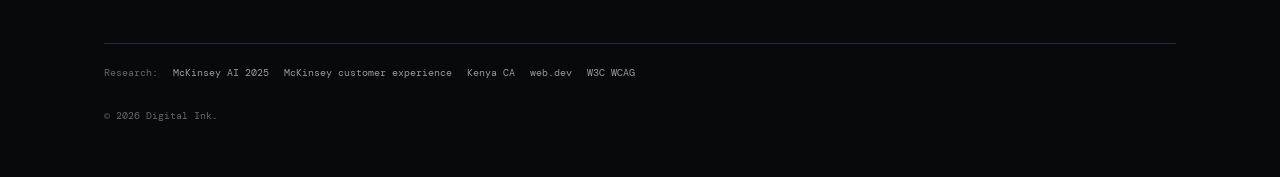
<file: case-studies.html>
<!doctype html><html lang="en"><head><meta charset="utf-8"><link rel="icon" type="image/png" href="assets/favicon.png"><meta name="viewport" content="width=device-width,initial-scale=1"><title>Case Studies — Digital Ink</title><link rel="stylesheet" href="assets/styles.css"></head><body>
<header class="site-header"><a class="brand" href="index.html" aria-label="Digital Ink home"><img class="brand-logo" src="assets/digital-ink-logo.png" alt="Digital Ink"></a><button class="menu-toggle">☰</button><nav><a href="services.html">Services</a><a class="active" href="case-studies.html">Case Studies</a><a href="ai-lab.html">AI Lab</a><a href="about.html">About</a><a href="contact.html" class="nav-cta">Start a project</a></nav></header>
<main><section class="page-hero"><div class="eyebrow">CASE STUDIES</div><h1>Build. Measure.<br><span>Learn. Improve.</span></h1><p>Replace vague claims with clear stories about the problem, the intervention and the outcome. Add your verified client results here.</p></section>
<section class="section cases">
<article class="case-card">
  <div class="case-visual evidence-panel">
    <div class="evidence-number">88%</div>
    <div class="evidence-label">AI USE IN AT LEAST ONE BUSINESS FUNCTION</div>
    <div class="evidence-bar"><span style="width:88%"></span></div>
    <small>McKinsey Global Survey on the State of AI, 2025</small>
  </div>
  <div class="case-copy">
    <div class="eyebrow">INDUSTRY EVIDENCE · 2025</div>
    <h2>AI has moved beyond isolated experiments.</h2>
    <p>McKinsey reported that 88% of survey respondents said their organizations regularly use AI in at least one business function. Yet most organizations were still experimenting or piloting rather than scaling AI across the enterprise.</p>
    <div class="result-row"><div><strong>88%</strong><span>AI use in ≥1 function</span></div><div><strong>~⅓</strong><span>reported beginning to scale</span></div></div>
    <p class="evidence-note">For Digital Ink, the practical implication is straightforward: AI projects need an intentional user experience, clear workflow ownership and a path from prototype to measurable business use.</p>
    <a class="text-link" href="contact.html">Discuss an AI workflow →</a>
  </div>
</article>

<article class="case-card reverse">
  <div class="case-visual evidence-panel">
    <div class="evidence-number">5–8%</div>
    <div class="evidence-label">REVENUE IMPACT</div>
    <div class="evidence-number second">20–30%</div>
    <div class="evidence-label">COST-TO-SERVE REDUCTION</div>
    <small>McKinsey analysis of AI-powered “next best experience”</small>
  </div>
  <div class="case-copy">
    <div class="eyebrow">INDUSTRY EVIDENCE · CUSTOMER EXPERIENCE</div>
    <h2>Personalization can connect AI to customer value.</h2>
    <p>McKinsey's 2025 analysis of AI-powered “next best experience” describes potential gains from coordinating customer interactions with integrated data and AI: 15–20% higher customer satisfaction, 5–8% higher revenue and 20–30% lower cost to serve.</p>
    <p class="evidence-note">These are reported analytical findings, not guaranteed outcomes for a Digital Ink client. We use them as design targets for discovering where AI could create measurable value.</p>
    <a class="text-link" href="services.html#personalization">Explore personalization →</a>
  </div>
</article>

<article class="case-card">
  <div class="case-visual evidence-panel">
    <div class="evidence-number">83.5%</div>
    <div class="evidence-label">SMARTPHONE PENETRATION IN KENYA · JUNE 2025</div>
    <div class="evidence-number second">58.5M</div>
    <div class="evidence-label">DATA SUBSCRIPTIONS · JUNE 2025</div>
    <small>Communications Authority of Kenya</small>
  </div>
  <div class="case-copy">
    <div class="eyebrow">KENYA DIGITAL CONTEXT</div>
    <h2>Mobile-first isn't optional for Kenyan audiences.</h2>
    <p>Communications Authority data for June 2025 reported smartphone penetration of 83.5% and 58.5 million data subscriptions. Mobile data remained the dominant route to internet access.</p>
    <p class="evidence-note">That makes responsive design, efficient media, touch-friendly interaction and reliable performance important engineering considerations for businesses serving Kenyan customers.</p>
    <a class="text-link" href="contact.html">Build a mobile-first experience →</a>
  </div>
</article>
</section></section></main>
<section class="work-marquee" aria-labelledby="selected-work-title">
  <div class="work-marquee-head">
    <div>
      <div class="section-label">SELECTED BUILDS</div>
      <h2 id="selected-work-title">Websites we’ve <span>built.</span></h2>
    </div>
    <p>Live visual previews of Digital Ink projects.</p>
  </div>
  <div class="work-marquee-viewport">
    <div class="work-marquee-track">
      <article class="work-preview" aria-label="Inkora Ventures website preview">
        <a class="work-preview-link" href="https://inkora-vert.vercel.app/" target="_blank" rel="noopener noreferrer" aria-label="Open Inkora Ventures website"><span>Open website</span></a>
        <div class="work-preview-top"><span>INKORA VENTURES</span><span>LIVE PREVIEW</span></div>
        <div class="work-preview-screen">
          <iframe src="https://inkora-vert.vercel.app/" title="Inkora Ventures website preview" loading="lazy" tabindex="-1"></iframe>
        </div>
      </article>
      <article class="work-preview" aria-label="Inkora Ventures website preview">
        <a class="work-preview-link" href="https://inkora-vert.vercel.app/" target="_blank" rel="noopener noreferrer" aria-label="Open Inkora Ventures website"><span>Open website</span></a>
        <div class="work-preview-top"><span>INKORA VENTURES</span><span>LIVE PREVIEW</span></div>
        <div class="work-preview-screen">
          <iframe src="https://inkora-vert.vercel.app/" title="Inkora Ventures website preview" loading="lazy" tabindex="-1"></iframe>
        </div>
      </article>
    </div>
  </div>
</section>

<footer><div><a class="brand" href="index.html" aria-label="Digital Ink home"><img class="brand-logo" src="assets/digital-ink-logo.png" alt="Digital Ink"></a><p>Intelligent websites. Practical AI. Measurable growth.</p></div><div class="footer-links"><a href="services.html">Services</a><a href="case-studies.html">Case Studies</a><a href="ai-lab.html">AI Lab</a><a href="about.html">About</a><a href="contact.html">Contact</a></div><div class="research-links"><span>Research:</span>
<a href="https://www.mckinsey.com/capabilities/quantumblack/our-insights/the-state-of-ai-2025" target="_blank" rel="noopener">McKinsey AI 2025</a>
<a href="https://www.mckinsey.com/capabilities/growth-marketing-and-sales/our-insights/next-best-experience-how-ai-can-power-every-customer-interaction" target="_blank" rel="noopener">McKinsey customer experience</a>
<a href="https://www.ca.go.ke/index.php/mobile-internet-and-tech-services-surge-kenya-digital-shift-accelerates" target="_blank" rel="noopener">Kenya CA</a>
<a href="https://web.dev/articles/vitals" target="_blank" rel="noopener">web.dev</a>
<a href="https://www.w3.org/TR/wcag/" target="_blank" rel="noopener">W3C WCAG</a></div><div class="copyright">© 2026 Digital Ink.</div></footer><script src="assets/app.js"></script></body></html>
</file>
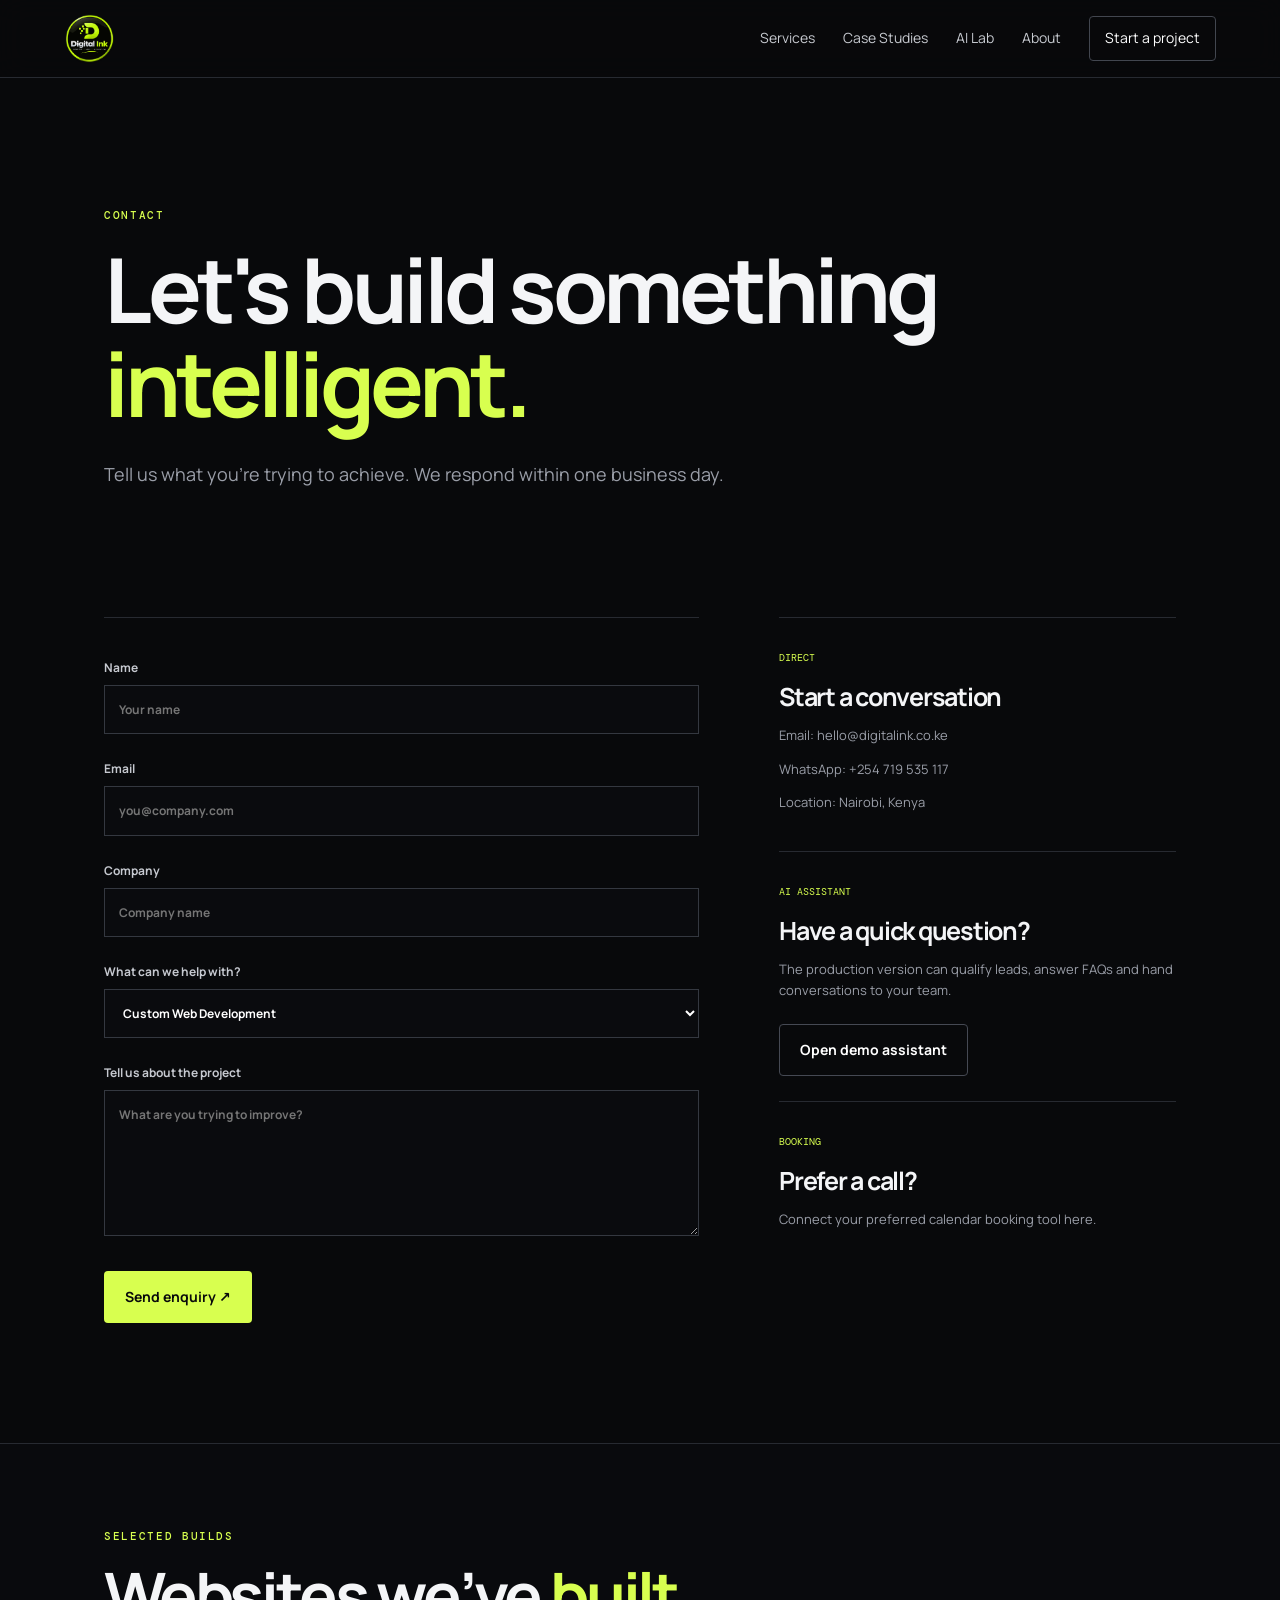
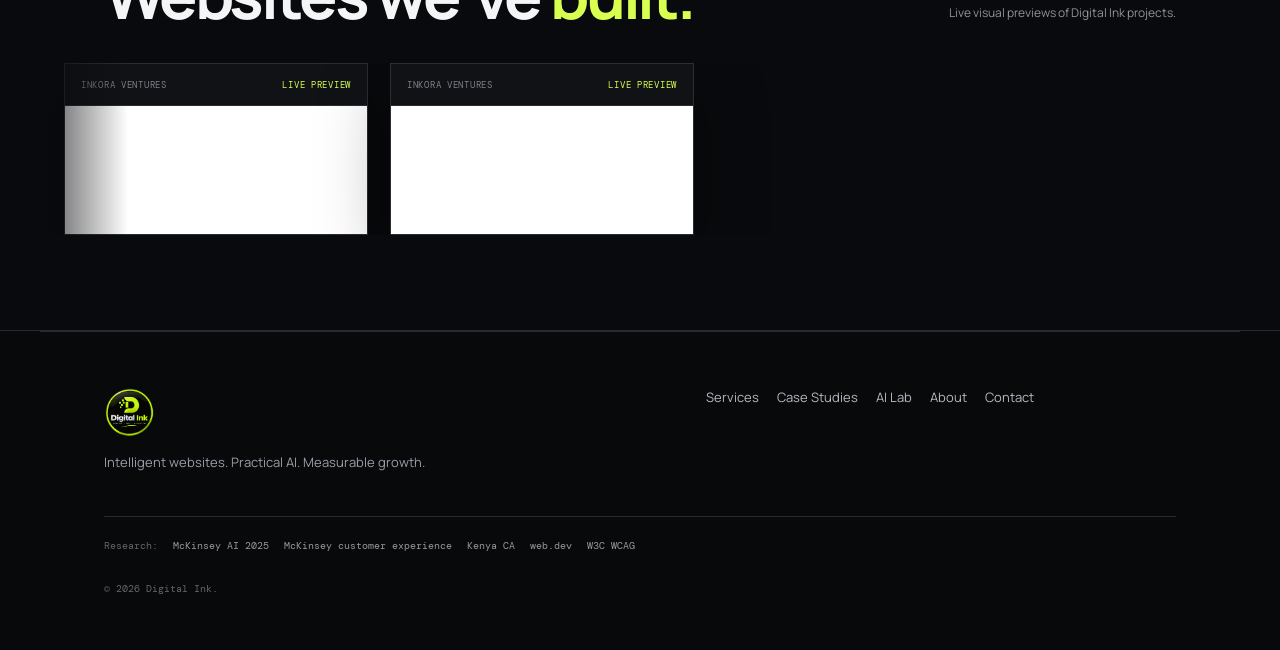
<file: contact.html>
<!doctype html><html lang="en"><head><meta charset="utf-8"><link rel="icon" type="image/png" href="assets/favicon.png"><meta name="viewport" content="width=device-width,initial-scale=1"><meta name="description" content="Contact Digital Ink about web development and AI integration."><title>Contact — Digital Ink</title><link rel="stylesheet" href="assets/styles.css"></head><body>
<header class="site-header"><a class="brand" href="index.html" aria-label="Digital Ink home"><img class="brand-logo" src="assets/digital-ink-logo.png" alt="Digital Ink"></a><button class="menu-toggle">☰</button><nav><a href="services.html">Services</a><a href="case-studies.html">Case Studies</a><a href="ai-lab.html">AI Lab</a><a href="about.html">About</a><a class="nav-cta active" href="contact.html">Start a project</a></nav></header>
<main><section class="page-hero"><div class="eyebrow">CONTACT</div><h1>Let's build something<br><span>intelligent.</span></h1><p>Tell us what you're trying to achieve. We respond within one business day.</p></section>
<section class="section contact-grid"><form id="contactForm" class="contact-form"><label>Name<input name="name" required placeholder="Your name"></label><label>Email<input name="email" type="email" required placeholder="you@company.com"></label><label>Company<input name="company" placeholder="Company name"></label><label>What can we help with?<select name="service"><option>Custom Web Development</option><option>AI-Powered Chatbot</option><option>Workflow Automation</option><option>Analytics / Data</option><option>Something else</option></select></label><label>Tell us about the project<textarea name="message" rows="6" required placeholder="What are you trying to improve?"></textarea></label><button class="btn btn-primary" type="submit">Send enquiry ↗</button><div id="formStatus" class="form-status"></div></form>
<aside class="contact-aside"><div class="aside-card"><span>DIRECT</span><h3>Start a conversation</h3><p>Email: hello@digitalink.co.ke</p><p>WhatsApp: +254 719 535 117</p><p>Location: Nairobi, Kenya</p></div><div class="aside-card"><span>AI ASSISTANT</span><h3>Have a quick question?</h3><p>The production version can qualify leads, answer FAQs and hand conversations to your team.</p><button class="btn btn-secondary" id="assistantBtn">Open demo assistant</button></div><div class="aside-card"><span>BOOKING</span><h3>Prefer a call?</h3><p>Connect your preferred calendar booking tool here.</p></div></aside></section></main>
<section class="work-marquee" aria-labelledby="selected-work-title">
  <div class="work-marquee-head">
    <div>
      <div class="section-label">SELECTED BUILDS</div>
      <h2 id="selected-work-title">Websites we’ve <span>built.</span></h2>
    </div>
    <p>Live visual previews of Digital Ink projects.</p>
  </div>
  <div class="work-marquee-viewport">
    <div class="work-marquee-track">
      <article class="work-preview" aria-label="Inkora Ventures website preview">
        <a class="work-preview-link" href="https://inkora-vert.vercel.app/" target="_blank" rel="noopener noreferrer" aria-label="Open Inkora Ventures website"><span>Open website</span></a>
        <div class="work-preview-top"><span>INKORA VENTURES</span><span>LIVE PREVIEW</span></div>
        <div class="work-preview-screen">
          <iframe src="https://inkora-vert.vercel.app/" title="Inkora Ventures website preview" loading="lazy" tabindex="-1"></iframe>
        </div>
      </article>
      <article class="work-preview" aria-label="Inkora Ventures website preview">
        <a class="work-preview-link" href="https://inkora-vert.vercel.app/" target="_blank" rel="noopener noreferrer" aria-label="Open Inkora Ventures website"><span>Open website</span></a>
        <div class="work-preview-top"><span>INKORA VENTURES</span><span>LIVE PREVIEW</span></div>
        <div class="work-preview-screen">
          <iframe src="https://inkora-vert.vercel.app/" title="Inkora Ventures website preview" loading="lazy" tabindex="-1"></iframe>
        </div>
      </article>
    </div>
  </div>
</section>

<footer><div><a class="brand" href="index.html" aria-label="Digital Ink home"><img class="brand-logo" src="assets/digital-ink-logo.png" alt="Digital Ink"></a><p>Intelligent websites. Practical AI. Measurable growth.</p></div><div class="footer-links"><a href="services.html">Services</a><a href="case-studies.html">Case Studies</a><a href="ai-lab.html">AI Lab</a><a href="about.html">About</a><a href="contact.html">Contact</a></div><div class="research-links"><span>Research:</span>
<a href="https://www.mckinsey.com/capabilities/quantumblack/our-insights/the-state-of-ai-2025" target="_blank" rel="noopener">McKinsey AI 2025</a>
<a href="https://www.mckinsey.com/capabilities/growth-marketing-and-sales/our-insights/next-best-experience-how-ai-can-power-every-customer-interaction" target="_blank" rel="noopener">McKinsey customer experience</a>
<a href="https://www.ca.go.ke/index.php/mobile-internet-and-tech-services-surge-kenya-digital-shift-accelerates" target="_blank" rel="noopener">Kenya CA</a>
<a href="https://web.dev/articles/vitals" target="_blank" rel="noopener">web.dev</a>
<a href="https://www.w3.org/TR/wcag/" target="_blank" rel="noopener">W3C WCAG</a></div><div class="copyright">© 2026 Digital Ink.</div></footer><script src="assets/app.js"></script></body></html>
</file>
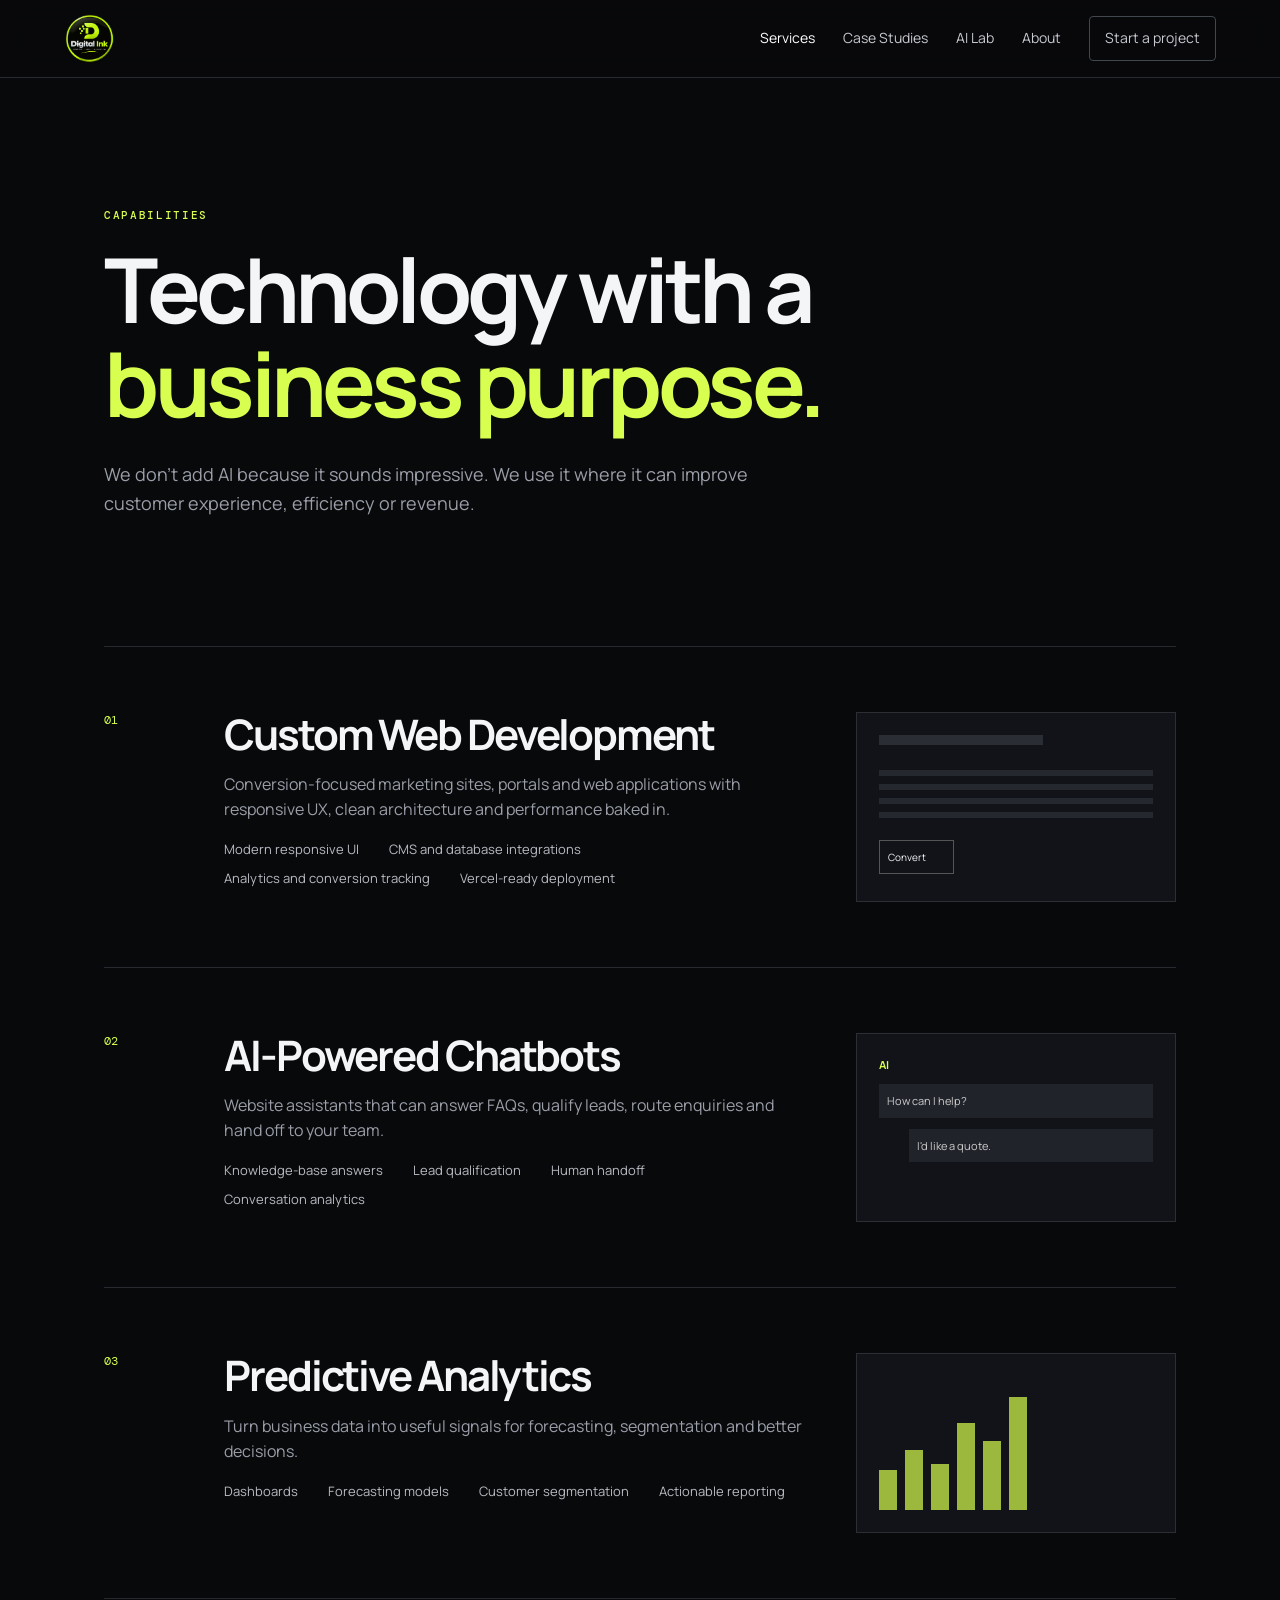
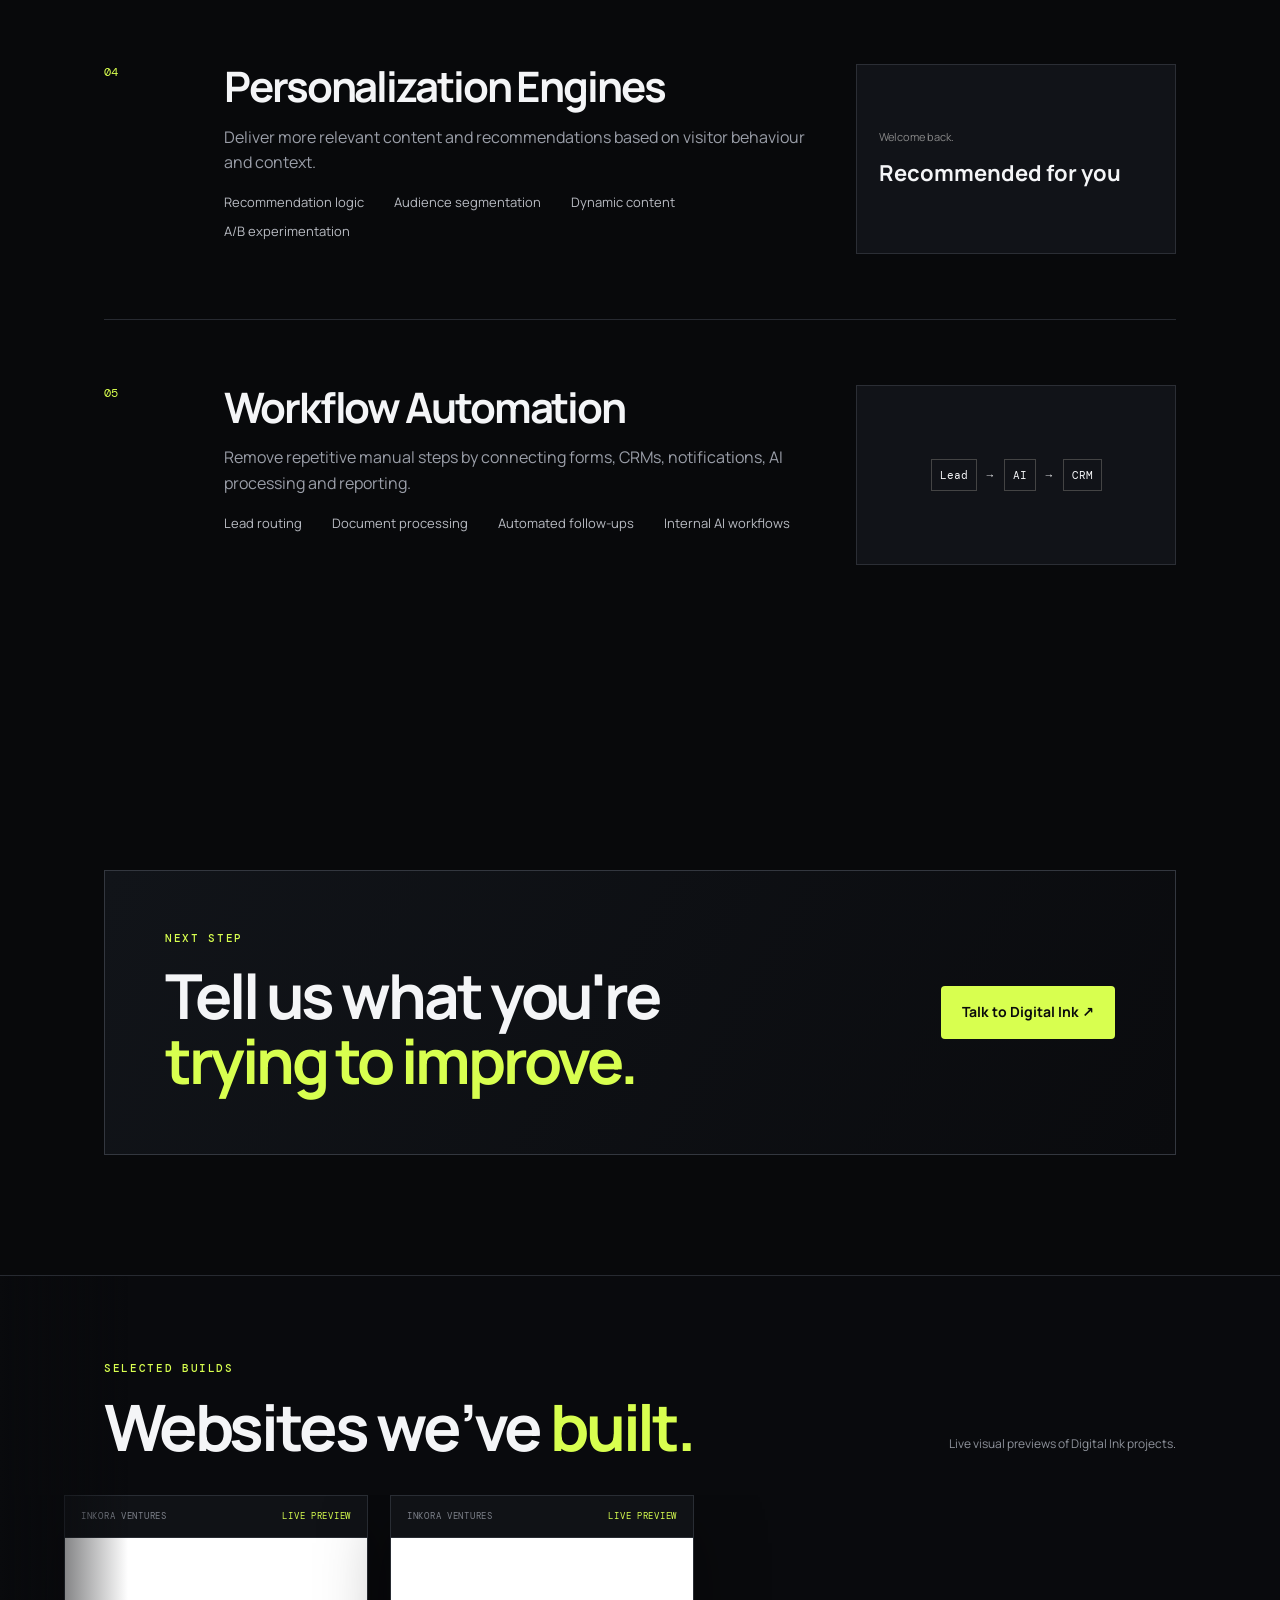
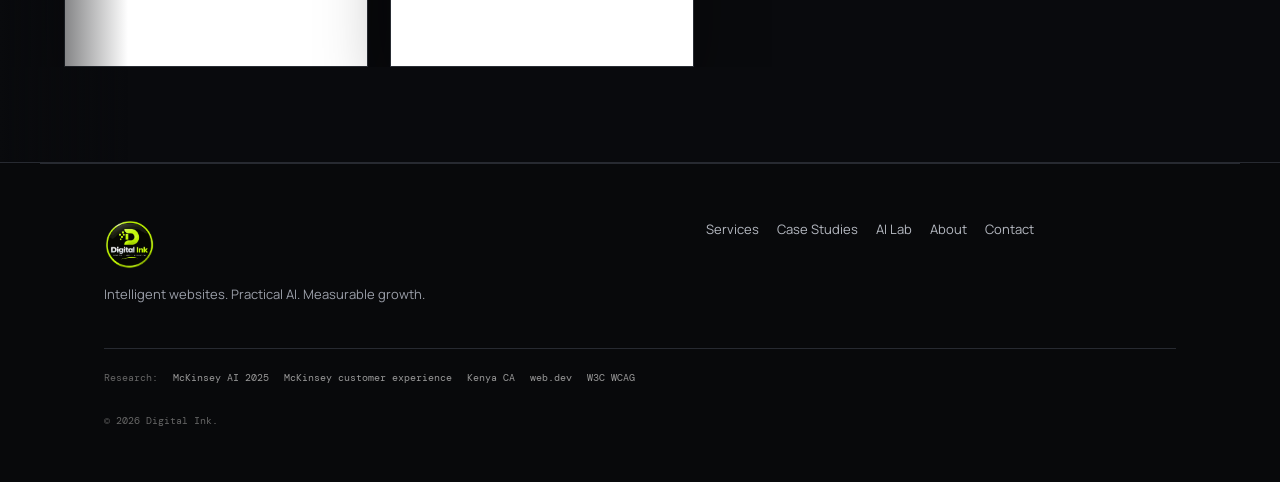
<file: services.html>
<!doctype html><html lang="en"><head><meta charset="utf-8"><link rel="icon" type="image/png" href="assets/favicon.png"><meta name="viewport" content="width=device-width,initial-scale=1"><meta name="description" content="Digital Ink services: custom web development, AI chatbots, predictive analytics, personalization and workflow automation."><title>Services — Digital Ink</title><link rel="stylesheet" href="assets/styles.css"></head><body>
<header class="site-header"><a class="brand" href="index.html" aria-label="Digital Ink home"><img class="brand-logo" src="assets/digital-ink-logo.png" alt="Digital Ink"></a><button class="menu-toggle">☰</button><nav><a class="active" href="services.html">Services</a><a href="case-studies.html">Case Studies</a><a href="ai-lab.html">AI Lab</a><a href="about.html">About</a><a href="contact.html" class="nav-cta">Start a project</a></nav></header>
<main><section class="page-hero"><div class="eyebrow">CAPABILITIES</div><h1>Technology with a<br><span>business purpose.</span></h1><p>We don't add AI because it sounds impressive. We use it where it can improve customer experience, efficiency or revenue.</p></section>
<section class="section service-list">
<article id="web" class="service-row"><div class="service-number">01</div><div><h2>Custom Web Development</h2><p>Conversion-focused marketing sites, portals and web applications with responsive UX, clean architecture and performance baked in.</p><ul><li>Modern responsive UI</li><li>CMS and database integrations</li><li>Analytics and conversion tracking</li><li>Vercel-ready deployment</li></ul></div><div class="mini-demo"><div class="mini-bar"></div><div class="mini-lines"></div><div class="mini-button">Convert</div></div></article>
<article id="chatbots" class="service-row"><div class="service-number">02</div><div><h2>AI-Powered Chatbots</h2><p>Website assistants that can answer FAQs, qualify leads, route enquiries and hand off to your team.</p><ul><li>Knowledge-base answers</li><li>Lead qualification</li><li>Human handoff</li><li>Conversation analytics</li></ul></div><div class="mini-demo chat-mini"><b>AI</b><p>How can I help?</p><p class="mini-user">I'd like a quote.</p></div></article>
<article id="analytics" class="service-row"><div class="service-number">03</div><div><h2>Predictive Analytics</h2><p>Turn business data into useful signals for forecasting, segmentation and better decisions.</p><ul><li>Dashboards</li><li>Forecasting models</li><li>Customer segmentation</li><li>Actionable reporting</li></ul></div><div class="mini-chart"><i></i><i></i><i></i><i></i><i></i><i></i></div></article>
<article id="personalization" class="service-row"><div class="service-number">04</div><div><h2>Personalization Engines</h2><p>Deliver more relevant content and recommendations based on visitor behaviour and context.</p><ul><li>Recommendation logic</li><li>Audience segmentation</li><li>Dynamic content</li><li>A/B experimentation</li></ul></div><div class="mini-personal"><span>Welcome back.</span><strong>Recommended for you</strong></div></article>
<article id="automation" class="service-row"><div class="service-number">05</div><div><h2>Workflow Automation</h2><p>Remove repetitive manual steps by connecting forms, CRMs, notifications, AI processing and reporting.</p><ul><li>Lead routing</li><li>Document processing</li><li>Automated follow-ups</li><li>Internal AI workflows</li></ul></div><div class="mini-flow"><span>Lead</span><b>→</b><span>AI</span><b>→</b><span>CRM</span></div></article>
</section>
<section class="section cta-section"><div class="cta-box"><div><div class="section-label">NEXT STEP</div><h2>Tell us what you're<br><span>trying to improve.</span></h2></div><a class="btn btn-primary" href="contact.html">Talk to Digital Ink ↗</a></div></section></main>
<section class="work-marquee" aria-labelledby="selected-work-title">
  <div class="work-marquee-head">
    <div>
      <div class="section-label">SELECTED BUILDS</div>
      <h2 id="selected-work-title">Websites we’ve <span>built.</span></h2>
    </div>
    <p>Live visual previews of Digital Ink projects.</p>
  </div>
  <div class="work-marquee-viewport">
    <div class="work-marquee-track">
      <article class="work-preview" aria-label="Inkora Ventures website preview">
        <a class="work-preview-link" href="https://inkora-vert.vercel.app/" target="_blank" rel="noopener noreferrer" aria-label="Open Inkora Ventures website"><span>Open website</span></a>
        <div class="work-preview-top"><span>INKORA VENTURES</span><span>LIVE PREVIEW</span></div>
        <div class="work-preview-screen">
          <iframe src="https://inkora-vert.vercel.app/" title="Inkora Ventures website preview" loading="lazy" tabindex="-1"></iframe>
        </div>
      </article>
      <article class="work-preview" aria-label="Inkora Ventures website preview">
        <a class="work-preview-link" href="https://inkora-vert.vercel.app/" target="_blank" rel="noopener noreferrer" aria-label="Open Inkora Ventures website"><span>Open website</span></a>
        <div class="work-preview-top"><span>INKORA VENTURES</span><span>LIVE PREVIEW</span></div>
        <div class="work-preview-screen">
          <iframe src="https://inkora-vert.vercel.app/" title="Inkora Ventures website preview" loading="lazy" tabindex="-1"></iframe>
        </div>
      </article>
    </div>
  </div>
</section>

<footer><div><a class="brand" href="index.html" aria-label="Digital Ink home"><img class="brand-logo" src="assets/digital-ink-logo.png" alt="Digital Ink"></a><p>Intelligent websites. Practical AI. Measurable growth.</p></div><div class="footer-links"><a href="services.html">Services</a><a href="case-studies.html">Case Studies</a><a href="ai-lab.html">AI Lab</a><a href="about.html">About</a><a href="contact.html">Contact</a></div><div class="research-links"><span>Research:</span>
<a href="https://www.mckinsey.com/capabilities/quantumblack/our-insights/the-state-of-ai-2025" target="_blank" rel="noopener">McKinsey AI 2025</a>
<a href="https://www.mckinsey.com/capabilities/growth-marketing-and-sales/our-insights/next-best-experience-how-ai-can-power-every-customer-interaction" target="_blank" rel="noopener">McKinsey customer experience</a>
<a href="https://www.ca.go.ke/index.php/mobile-internet-and-tech-services-surge-kenya-digital-shift-accelerates" target="_blank" rel="noopener">Kenya CA</a>
<a href="https://web.dev/articles/vitals" target="_blank" rel="noopener">web.dev</a>
<a href="https://www.w3.org/TR/wcag/" target="_blank" rel="noopener">W3C WCAG</a></div><div class="copyright">© 2026 Digital Ink.</div></footer><script src="assets/app.js"></script></body></html>
</file>
<file: style.css>
@import url('https://fonts.googleapis.com/css2?family=DM+Sans:wght@400;500;600;700&family=Space+Grotesk:wght@500;600;700&display=swap');:root{--bg:#070a0b;--panel:#0d1213;--text:#f4f8f7;--muted:#9aa8a5;--a:#63e6c6;--line:rgba(255,255,255,.09);--max:1180px}*{box-sizing:border-box}html{scroll-behavior:smooth}body{margin:0;background:var(--bg);color:var(--text);font:15px/1.6 'DM Sans',sans-serif}a{text-decoration:none;color:inherit}button,input,textarea,select{font:inherit}.topbar{height:30px;display:flex;justify-content:center;gap:45px;align-items:center;background:#0d1313;border-bottom:1px solid var(--line);color:#778582;font-size:9px;letter-spacing:1.5px}header{height:78px;position:sticky;top:0;z-index:20;background:rgba(7,10,11,.9);backdrop-filter:blur(15px);border-bottom:1px solid var(--line);display:flex;align-items:center;justify-content:space-between;padding:0 24px;max-width:var(--max);margin:auto}.brand{font:700 21px 'Space Grotesk';display:flex;align-items:center;gap:9px}.brand i{font:11px normal 'DM Sans';width:31px;height:31px;border:1px solid var(--a);border-radius:9px;display:grid;place-items:center;color:var(--a)}.brand b{color:var(--a)}header nav,footer nav{display:flex;align-items:center;gap:24px;font-size:12px;color:#b5c0bd}header nav a:hover,footer nav a:hover{color:#fff}.navcta{background:var(--a);color:#06100e!important;padding:10px 15px;border-radius:8px;font-weight:700}.menu{display:none;background:none;border:0;color:#fff;font-size:25px}.hero,.section{max-width:var(--max);margin:auto;padding:105px 24px}.hero{min-height:690px;display:grid;grid-template-columns:1fr 1fr;align-items:center;gap:70px}.eyebrow{color:var(--a);font-size:10px;font-weight:700;letter-spacing:1.8px}.hero h1{font:700 clamp(48px,6vw,80px)/.98 'Space Grotesk';letter-spacing:-4px;margin:18px 0 25px}.hero h1 em{font-style:normal;color:var(--a)}.lead{font-size:18px;color:var(--muted);max-width:630px}.actions{display:flex;gap:10px;flex-wrap:wrap;margin:32px 0 22px}.btn{border:1px solid var(--line);background:#101516;color:#fff;padding:13px 18px;border-radius:8px;font-weight:700;font-size:12px;cursor:pointer}.btn.primary{background:var(--a);color:#06100e;border-color:var(--a)}.ticks{font-size:10px;color:#65726f}.visual{display:grid;place-items:center;min-height:400px}.dashboard{width:min(480px,100%);padding:19px;background:#0e1515;border:1px solid rgba(99,230,198,.25);border-radius:17px;box-shadow:0 30px 90px #0008}.dashhead{font-size:12px;font-weight:700;padding-bottom:15px;border-bottom:1px solid var(--line)}.dashhead span{float:right;color:var(--a);font-size:9px}.bubble{padding:13px;border-radius:11px;margin-top:15px;font-size:12px}.visitor{background:#18211f;margin-left:60px}.ai{background:#0a1211;color:#aebbb8}.ai b{color:var(--a)}.flow{display:flex;justify-content:space-between;align-items:center;margin-top:17px;padding:12px 7px;background:#080d0e;color:#71807d;font-size:8px;letter-spacing:1px}.flow b{color:var(--a)}.ticker{overflow:hidden;white-space:nowrap;border-block:1px solid var(--line);padding:15px;color:#53605d;font-size:9px;letter-spacing:2px}.ticker{animation:none}.head{display:grid;grid-template-columns:1fr 370px;gap:45px;align-items:end;margin-bottom:42px}.head h2,.dark h2,.about h2,.contact h2{font:700 clamp(34px,4.2vw,55px)/1.02 'Space Grotesk';letter-spacing:-2px;margin:14px 0 0}.head h2 span,.dark h2 span,.about h2 span,.contact h2 span{color:var(--a)}.head>p,.dark p,.about p,.contact p{color:var(--muted);font-size:13px}.grid{display:grid;gap:12px}.four{grid-template-columns:repeat(4,1fr)}.four article{min-height:350px;background:var(--panel);border:1px solid var(--line);border-radius:13px;padding:25px;display:flex;flex-direction:column;transition:.2s}.four article:hover{transform:translateY(-4px);border-color:#63e6c655}.four article>strong{font-size:27px;color:var(--a);margin:45px 0 15px}.four h3{font:600 21px 'Space Grotesk';margin:0}.four p{color:#879591;font-size:12px}.four a,.link{color:var(--a);font-weight:700;font-size:11px;margin-top:auto}.dark{max-width:none;background:#0a1010;padding-left:max(24px,calc((100% - 1132px)/2));padding-right:max(24px,calc((100% - 1132px)/2));display:grid;grid-template-columns:1fr 1fr;gap:90px}.dark>div:first-child{align-self:center}.workflow{align-self:center}.workflow div{border-bottom:1px solid var(--line);padding:19px 0;color:var(--a);font-size:10px}.workflow b{color:#fff;font-size:14px;margin-left:12px}.workflow small{display:block;color:#73807e;margin:5px 0 0 38px}.three{grid-template-columns:repeat(3,1fr)}.industry{padding:20px;background:var(--panel);border:1px solid var(--line);border-radius:9px;display:grid;grid-template-columns:34px 1fr}.industry b{font-size:13px}.industry small{grid-column:2;color:#72807d;font-size:10px}.projects{display:grid;grid-template-columns:1.25fr .875fr .875fr;gap:12px}.project{height:385px;border:1px solid var(--line);border-radius:14px;position:relative;overflow:hidden;background:#111}.p1{background:linear-gradient(140deg,#10251f,#12221f,#080d0e)}.p2{background:radial-gradient(circle at 60% 30%,#63e6c633,transparent 27%),#101718}.p3{background:linear-gradient(135deg,#111719,#19201f)}.project div{position:absolute;left:0;right:0;bottom:0;padding:28px;background:linear-gradient(transparent,#000e);padding-top:90px}.project small{color:var(--a);font-size:8px;letter-spacing:1.5px}.project h3{font:600 26px 'Space Grotesk';margin:7px 0}.project p{color:#a0adaa;font-size:11px}.project b{font-size:10px}.ai{grid-template-columns:1fr 1fr}.points{color:#91a09c;font-size:11px;line-height:2.1;margin-top:22px}.chat{background:#070b0c;border:1px solid #63e6c633;border-radius:14px;padding:15px}.chathead{display:flex;gap:9px;align-items:center;border-bottom:1px solid var(--line);padding-bottom:14px;font-size:11px}.chathead i{width:34px;height:34px;border-radius:9px;background:#63e6c61b;color:var(--a);display:grid;place-items:center;font-style:normal}.chathead span{margin-left:auto;color:var(--a);font-size:9px}.log{height:245px;overflow:auto;padding:13px 3px}.msg{max-width:87%;padding:11px;border-radius:9px;background:#101817;color:#aebbb8;font-size:11px;margin-bottom:9px}.user{margin-left:auto;background:#16312b;color:#dce9e5}.chips{display:flex;gap:6px;flex-wrap:wrap;margin-bottom:8px}.chips button{background:#0c1212;color:#9ca9a6;border:1px solid var(--line);border-radius:20px;padding:6px 9px;font-size:9px;cursor:pointer}.chat form{display:flex;gap:6px}.chat input{flex:1;background:#0c1212;border:1px solid var(--line);border-radius:8px;padding:10px;color:#fff;outline:0;font-size:11px}.chat form button{border:0;background:var(--a);border-radius:8px;padding:0 15px;font-weight:700}.prices{display:grid;grid-template-columns:repeat(3,1fr);gap:12px}.prices article{min-height:350px;background:var(--panel);border:1px solid var(--line);border-radius:13px;padding:26px;display:flex;flex-direction:column}.prices .popular{border-color:#63e6c655}.prices small{color:var(--a);font-size:9px;letter-spacing:1.5px;font-weight:700}.prices h3{font:600 20px 'Space Grotesk';margin:17px 0 5px}.prices article>b{font:700 27px 'Space Grotesk'}.prices p,.prices li{color:#818f8c;font-size:11px}.prices ul{list-style:none;padding:0}.prices li{margin:7px 0}.prices li:before{content:'✓';color:var(--a);margin-right:7px}.prices a{margin-top:auto;color:var(--a);font-size:10px;font-weight:700}.about{padding-top:30px;background:linear-gradient(135deg,#0f1716,#0a0e0f);max-width:1132px;border:1px solid var(--line);border-radius:17px;margin-bottom:90px}.about p{max-width:650px}.principles{display:grid;grid-template-columns:repeat(3,1fr);gap:20px;margin-top:40px}.principles div{border-top:1px solid var(--line);padding-top:15px}.principles b{color:var(--a);font-size:10px}.principles strong{display:block;font-size:12px;margin-top:10px}.principles small{display:block;color:#72807d;font-size:10px;margin-top:5px}.contact{display:grid;grid-template-columns:.9fr 1.1fr;gap:80px}.contact>div{align-self:center}.contact form{background:var(--panel);padding:27px;border:1px solid var(--line);border-radius:13px;display:grid;gap:12px}.row{display:grid;grid-template-columns:1fr 1fr;gap:12px}label{display:grid;gap:5px;color:#82908d;font-size:9px;font-weight:700}input,textarea,select{background:#080d0e;color:#fff;border:1px solid var(--line);border-radius:7px;padding:11px;font-size:11px;outline:0}textarea{min-height:110px;resize:vertical}#status{min-height:17px;color:var(--a);font-size:10px}footer{max-width:var(--max);margin:auto;border-top:1px solid var(--line);padding:32px 24px;display:grid;grid-template-columns:1fr 1fr auto;align-items:center;color:#697673}footer .brand{font-size:16px}footer nav{gap:18px;font-size:10px}footer small{font-size:9px}#float{position:fixed;right:20px;bottom:20px;z-index:30;background:#0c1514;color:#dce9e5;border:1px solid #63e6c655;border-radius:24px;padding:11px 14px;font-size:10px;font-weight:700;box-shadow:0 10px 35px #0008;cursor:pointer}@media(max-width:900px){header nav{display:none}.menu{display:block}header nav.open{display:flex;position:absolute;top:78px;left:0;right:0;background:#080c0d;flex-direction:column;align-items:stretch;padding:20px 24px}.hero,.dark,.ai,.contact{grid-template-columns:1fr}.four{grid-template-columns:1fr 1fr}.three,.prices{grid-template-columns:1fr 1fr}.projects{grid-template-columns:1fr 1fr}.p1{grid-column:span 2}.head{grid-template-columns:1fr}.contact{gap:30px}}@media(max-width:580px){.topbar{gap:12px;font-size:7px}.topbar span:nth-child(2){display:none}.hero,.section{padding:70px 18px}.hero h1{letter-spacing:-2px}.hero .lead{font-size:15px}.four,.three,.prices,.projects{grid-template-columns:1fr}.p1{grid-column:auto}.row{grid-template-columns:1fr}.about{margin:20px 18px 70px;padding:30px 20px}.principles{grid-template-columns:1fr}.dark{padding-left:18px;padding-right:18px}.project{height:320px}footer{grid-template-columns:1fr}footer nav{display:none}#float{right:10px;bottom:10px}}
</file>
<file: assets/styles.css>
@import url('https://fonts.googleapis.com/css2?family=DM+Mono:wght@400;500&family=Manrope:wght@400;500;600;700;800&display=swap');
:root{--bg:#08090b;--panel:#101216;--panel2:#15171c;--text:#f4f5f7;--muted:#9a9ea8;--line:#272a31;--accent:#d8ff4f;--max:1200px}
*{box-sizing:border-box}html{scroll-behavior:smooth}body{margin:0;background:var(--bg);color:var(--text);font-family:Manrope,system-ui,sans-serif;line-height:1.6}a{color:inherit;text-decoration:none}p{color:var(--muted)}button,input,textarea,select{font:inherit}.site-header{height:78px;border-bottom:1px solid var(--line);display:flex;align-items:center;justify-content:space-between;padding:0 max(5vw,24px);position:sticky;top:0;background:rgba(8,9,11,.88);backdrop-filter:blur(14px);z-index:20}.brand{display:flex;align-items:center;gap:10px;font-weight:800;letter-spacing:-.04em}.brand-logo{display:block;width:150px;height:52px;object-fit:contain;object-position:left center}.brand:focus-visible{outline:2px solid var(--accent);outline-offset:5px}.brand-mark{width:32px;height:32px;border:1px solid #5e624d;display:grid;place-items:center;font:500 11px 'DM Mono';color:var(--accent)}nav{display:flex;align-items:center;gap:28px;font-size:14px;color:#c7cad0}nav a:hover,nav a.active{color:#fff}.nav-cta{border:1px solid #42464f;padding:10px 15px;border-radius:4px}.nav-cta:hover{border-color:var(--accent)}.menu-toggle{display:none;background:none;border:0;color:#fff;font-size:24px}.hero{min-height:calc(100vh - 78px);max-width:var(--max);margin:auto;padding:8vh 5vw;display:grid;grid-template-columns:1.05fr .95fr;gap:50px;align-items:center}.eyebrow,.section-label{font:500 11px 'DM Mono';letter-spacing:.15em;color:var(--accent)}h1,h2,h3{line-height:1.05;letter-spacing:-.05em;margin:0}h1{font-size:clamp(52px,7vw,92px);margin:20px 0 25px}h1 span,h2 span{color:var(--accent)}.hero-text{font-size:18px;max-width:650px}.hero-actions{display:flex;align-items:center;gap:28px;margin-top:35px}.btn{display:inline-flex;justify-content:center;align-items:center;gap:12px;padding:14px 20px;border-radius:4px;border:1px solid transparent;cursor:pointer;font-weight:700;font-size:14px}.btn-primary{background:var(--accent);color:#090a0b}.btn-primary:hover{filter:brightness(1.06);transform:translateY(-1px)}.btn-secondary{background:transparent;border-color:#454953;color:#fff}.text-link{font-size:14px;font-weight:700}.trust-row{display:flex;gap:24px;margin-top:60px;font:11px 'DM Mono';color:#777c86}.hero-visual{min-height:510px;position:relative;display:grid;place-items:center}.orb{width:270px;height:270px;border-radius:50%;background:radial-gradient(circle,#d8ff4f22,#6f7d3820 35%,transparent 68%);box-shadow:0 0 100px #d8ff4f15}.network{position:absolute;width:10px;height:10px;background:var(--accent);border-radius:50%;box-shadow:0 0 22px var(--accent)}.n1{top:23%;left:18%}.n2{top:67%;right:12%}.n3{bottom:12%;left:32%}.demo-window{position:absolute;width:min(430px,90%);padding:18px;background:rgba(16,18,22,.92);border:1px solid #343840;box-shadow:0 30px 80px #0008;transform:rotate(2deg)}.window-top{display:flex;gap:6px;border-bottom:1px solid #2a2d33;padding-bottom:12px}.window-top span{width:7px;height:7px;border-radius:50%;background:#555}.window-top small{margin-left:auto;font:10px 'DM Mono';color:#666}.chat-line{display:flex;justify-content:space-between;margin:22px 0;font-size:12px}.chat-line em{font-style:normal;color:var(--accent)}.bubble{padding:12px 14px;margin:10px 0;font-size:12px;max-width:85%}.bubble.user{margin-left:auto;background:#262a31}.bubble.ai{background:#d8ff4f;color:#10120c}.typing{font:10px 'DM Mono';color:#777;margin-top:18px}.typing i{display:inline-block;width:4px;height:4px;background:#777;border-radius:50%;margin-right:3px;animation:pulse 1s infinite}.typing i:nth-child(2){animation-delay:.2s}.typing i:nth-child(3){animation-delay:.4s}@keyframes pulse{50%{opacity:.2}}.section{max-width:var(--max);margin:auto;padding:120px 5vw}.two-col{display:grid;grid-template-columns:1fr 1fr;gap:100px;margin-top:25px}.two-col h2{font-size:clamp(40px,5vw,65px)}.metrics{display:grid;grid-template-columns:repeat(4,1fr);border-top:1px solid var(--line);margin-top:80px}.metrics div{padding:25px;border-right:1px solid var(--line);display:flex;flex-direction:column;gap:20px}.metrics strong{font:12px 'DM Mono';color:var(--accent)}.metrics span{font-weight:700}.dark-section{max-width:none;background:#0d0f12}.dark-section>*{max-width:var(--max);margin-left:auto;margin-right:auto}.card-grid{display:grid;grid-template-columns:repeat(3,1fr);gap:1px;background:var(--line);margin-top:35px}.feature-card{background:#0d0f12;padding:40px;min-height:300px;display:flex;flex-direction:column}.feature-card:hover{background:#14171b}.feature-card span{font:11px 'DM Mono';color:var(--accent)}.feature-card h3{font-size:30px;margin-top:auto}.feature-card b{font-size:12px;margin-top:20px}.cta-box{border:1px solid #33373f;padding:60px;display:flex;align-items:center;justify-content:space-between;background:linear-gradient(120deg,#111419,#0a0b0e)}.cta-box h2{font-size:clamp(38px,5vw,62px);margin-top:18px}footer{border-top:1px solid var(--line);padding:55px 5vw;display:grid;grid-template-columns:1.3fr 1fr auto;gap:30px;max-width:var(--max);margin:auto}footer p{font-size:13px;max-width:330px}.footer-links{display:flex;flex-wrap:wrap;gap:18px;font-size:13px;color:#b4b8c0}.copyright{font:10px 'DM Mono';color:#666;align-self:end}.page-hero{max-width:var(--max);margin:auto;padding:130px 5vw 90px}.page-hero h1{font-size:clamp(55px,7vw,90px)}.page-hero>p{font-size:18px;max-width:650px;margin-top:30px}.service-list{padding-top:20px}.service-row{display:grid;grid-template-columns:70px 1fr 320px;gap:50px;border-top:1px solid var(--line);padding:65px 0}.service-row h2{font-size:42px}.service-row p{max-width:650px}.service-row ul{display:flex;flex-wrap:wrap;gap:8px 30px;padding:0;list-style:none;color:#b8bbc2;font-size:13px}.service-number{font:12px 'DM Mono';color:var(--accent)}.mini-demo,.mini-chart,.mini-personal,.mini-flow{background:#111318;border:1px solid #2b2e35;min-height:180px;padding:22px}.mini-bar{height:10px;background:#2a2d33;width:60%;margin-bottom:25px}.mini-lines{height:50px;background:repeating-linear-gradient(to bottom,#25282e 0 6px,transparent 6px 14px)}.mini-button{margin-top:20px;border:1px solid #555;padding:8px;width:75px;font-size:10px}.chat-mini{font-size:11px}.chat-mini b{color:var(--accent)}.chat-mini p{background:#20232a;padding:8px;color:#ccc}.chat-mini .mini-user{margin-left:30px}.mini-chart{display:flex;align-items:end;gap:8px}.mini-chart i{width:18px;background:var(--accent);opacity:.7}.mini-chart i:nth-child(1){height:30%}.mini-chart i:nth-child(2){height:45%}.mini-chart i:nth-child(3){height:35%}.mini-chart i:nth-child(4){height:65%}.mini-chart i:nth-child(5){height:52%}.mini-chart i:nth-child(6){height:85%}.mini-personal{display:flex;flex-direction:column;justify-content:center;gap:10px}.mini-personal span{color:#888;font-size:11px}.mini-personal strong{font-size:22px}.mini-flow{display:flex;align-items:center;justify-content:center;gap:8px;font:11px 'DM Mono'}.mini-flow span{border:1px solid #444;padding:8px}.cases{padding-top:20px}.case-card{display:grid;grid-template-columns:1.05fr .95fr;gap:70px;border-top:1px solid var(--line);padding:70px 0}.case-card.reverse{grid-template-columns:.95fr 1.05fr}.case-card.reverse .case-visual{order:2}.case-visual{background:#111318;border:1px solid #292d34;padding:28px;display:grid;grid-template-columns:1fr 1fr;gap:15px;align-content:center}.case-visual>span{font:9px 'DM Mono';color:#777}.fake-site{min-height:180px;padding:30px;font-size:14px;background:#e9ebef;color:#15171a}.fake-site b{display:block;margin-top:50px;padding:8px;background:#15171a;color:#fff}.fake-site.new{background:#d8ff4f}.result-row{display:flex;gap:50px;margin:35px 0}.result-row div{display:flex;flex-direction:column}.result-row strong{font-size:38px}.result-row span{font-size:11px;color:#888}.case-copy h2{font-size:48px;margin:20px 0}.case-copy small{color:#666;font-size:10px}.dashboard{display:block}.dash-head{font:10px 'DM Mono';color:var(--accent);border-bottom:1px solid #333;padding-bottom:15px}.dash-grid{display:grid;grid-template-columns:repeat(3,1fr);gap:8px;margin:25px 0}.dash-grid span{font-size:26px;border:1px solid #2d3036;padding:18px}.dash-bars{height:120px;background:linear-gradient(to top,transparent 0 20%,#24272d 20% 21%,transparent 21% 40%,#24272d 40% 41%,transparent 41% 60%,#24272d 60% 61%,transparent 61%);position:relative}.dash-bars:after{content:'';position:absolute;inset:20px 10px;background:linear-gradient(145deg,transparent 20%,var(--accent) 21% 23%,transparent 24% 42%,var(--accent) 43% 45%,transparent 46% 62%,var(--accent) 63% 65%,transparent 66%)}.sandbox{padding-top:30px}.sandbox-grid{display:grid;grid-template-columns:1fr 1fr;gap:1px;background:var(--line);margin-top:30px}.sandbox-panel,.output-panel{background:#101216;padding:40px}.sandbox-panel h2{font-size:40px}.sandbox-panel label,.contact-form label{display:block;color:#c6c9d0;font-size:12px;font-weight:700;margin:25px 0}.sandbox-panel input,.contact-form input,.contact-form textarea,.contact-form select{display:block;width:100%;background:#0a0b0e;border:1px solid #343840;color:#fff;padding:14px;margin-top:8px;outline:none}.sandbox-panel input:focus,.contact-form input:focus,.contact-form textarea:focus{border-color:var(--accent)}.output-panel{min-height:360px}.output-label{font:10px 'DM Mono';color:#666}.output-panel h3{font-size:28px;margin:50px 0 15px}.output-panel small{display:block;color:#666;margin-top:25px}.muted{color:#666}.lab-cards{display:grid;grid-template-columns:repeat(3,1fr);gap:1px;background:var(--line);padding-top:0}.lab-cards article{background:var(--bg);padding:40px}.lab-cards span,.principle b{font:10px 'DM Mono';color:var(--accent)}.lab-cards h3{font-size:26px;margin-top:70px}.manifesto{display:grid;grid-template-columns:1fr 1fr;gap:100px}.manifesto-main h2{font-size:clamp(42px,5vw,68px);margin-top:25px}.principles{display:grid;grid-template-columns:repeat(4,1fr);gap:1px;background:var(--line);padding-top:0}.principle{background:var(--bg);padding:30px}.principle h3{font-size:22px;margin-top:45px}.team-placeholder{border-top:1px solid var(--line)}.team-placeholder h2{font-size:55px;margin:20px 0}.contact-grid{display:grid;grid-template-columns:1.2fr .8fr;gap:80px;padding-top:20px}.contact-form{border-top:1px solid var(--line);padding-top:15px}.contact-form .btn{margin-top:10px}.form-status{display:none;border:1px solid #3e4930;color:var(--accent);padding:14px;margin-top:18px;font-size:12px}.form-status.show{display:block}.aside-card{border-top:1px solid var(--line);padding:25px 0}.aside-card span{font:10px 'DM Mono';color:var(--accent)}.aside-card h3{font-size:25px;margin:15px 0}.aside-card p{font-size:13px}.aside-card .btn{margin-top:10px}
@media(max-width:850px){.site-header{height:68px}.menu-toggle{display:block}header nav{display:none;position:absolute;left:0;right:0;top:68px;background:#0b0c0f;padding:25px;flex-direction:column;align-items:flex-start;border-bottom:1px solid var(--line)}header nav.open{display:flex}.hero{grid-template-columns:1fr;padding-top:70px}.hero-visual{min-height:390px}.two-col,.manifesto,.contact-grid,.sandbox-grid{grid-template-columns:1fr;gap:35px}.metrics{grid-template-columns:1fr 1fr}.card-grid,.lab-cards,.principles{grid-template-columns:1fr}.service-row,.case-card,.case-card.reverse{grid-template-columns:1fr;gap:25px}.case-card.reverse .case-visual{order:0}.service-row h2,.case-copy h2{font-size:36px}.cta-box{flex-direction:column;align-items:flex-start;gap:30px;padding:40px}footer{grid-template-columns:1fr}.copyright{align-self:auto}.page-hero{padding-top:90px}.page-hero h1{font-size:52px}.hero h1{font-size:55px}.trust-row{flex-wrap:wrap}.hero-actions{flex-wrap:wrap}.mini-demo,.mini-chart,.mini-personal,.mini-flow{max-width:420px}.result-row{gap:25px}.case-visual{grid-template-columns:1fr 1fr}}

.source-note{font:10px 'DM Mono';color:#666;margin-top:22px;line-height:1.7}
.industry-context{border-top:1px solid var(--line)}
.industry-grid{display:grid;grid-template-columns:repeat(3,1fr);gap:1px;background:var(--line);margin-top:30px}
.industry-grid>div{background:var(--bg);padding:38px}
.industry-grid strong{display:block;font-size:48px;letter-spacing:-.06em;color:var(--accent)}
.industry-grid p{font-size:13px}
.standards-strip{border-top:1px solid var(--line)}
.standards-grid{display:grid;grid-template-columns:repeat(4,1fr);gap:1px;background:var(--line);margin-top:25px}
.standards-grid>div{background:var(--bg);padding:30px}
.standards-grid strong{display:block;font-size:32px;color:var(--accent)}
.standards-grid span{display:block;color:#9a9ea8;font-size:11px;margin-top:8px}
.evidence-panel{display:flex;flex-direction:column;justify-content:center;min-height:350px}
.evidence-number{font-size:74px;line-height:1;color:var(--accent);letter-spacing:-.07em}
.evidence-number.second{margin-top:28px}
.evidence-label{font:10px 'DM Mono';color:#888;margin:10px 0 18px}
.evidence-panel small{color:#666;font-size:10px;margin-top:18px}
.evidence-bar{height:8px;background:#25282e;margin-top:10px}
.evidence-bar span{display:block;height:100%;background:var(--accent)}
.evidence-note{font-size:13px;color:#aaa;border-left:2px solid #3d4430;padding-left:15px}
.research-links{grid-column:1/-1;border-top:1px solid var(--line);padding-top:22px;display:flex;flex-wrap:wrap;gap:15px;font:10px 'DM Mono';color:#666}
.research-links a{color:#999}
.research-links a:hover{color:var(--accent)}
@media(max-width:850px){.industry-grid,.standards-grid{grid-template-columns:1fr}.evidence-number{font-size:56px}.research-links{grid-column:auto}}

.work-marquee{width:100%;overflow:hidden;border-top:1px solid var(--line);border-bottom:1px solid var(--line);background:#090a0d;padding:85px 0 95px;position:relative}
.work-marquee:before,.work-marquee:after{content:"";position:absolute;top:0;bottom:0;width:10vw;z-index:3;pointer-events:none}
.work-marquee:before{left:0;background:linear-gradient(90deg,#090a0d,transparent)}
.work-marquee:after{right:0;background:linear-gradient(270deg,#090a0d,transparent)}
.work-marquee-head{max-width:var(--max);margin:0 auto 35px;padding:0 5vw;display:flex;align-items:end;justify-content:space-between;gap:30px;position:relative;z-index:4}
.work-marquee-head h2{font-size:clamp(40px,5vw,65px);margin-top:18px}
.work-marquee-head h2 span{color:var(--accent)}
.work-marquee-head p{max-width:320px;color:#8f939c;font-size:12px;line-height:1.7;margin-bottom:5px}
.work-marquee-viewport{width:100%;overflow:hidden}
.work-marquee-track{display:flex;width:max-content;gap:22px;animation:workMarquee 32s linear infinite;padding-left:5vw}
.work-marquee:hover .work-marquee-track{animation-play-state:paused}
.work-preview{position:relative;width:min(24vw,304px);flex:0 0 auto;background:#101216;border:1px solid #292d34;box-shadow:0 25px 70px rgba(0,0,0,.35);overflow:hidden}
.work-preview-top{height:42px;padding:0 16px;display:flex;align-items:center;justify-content:space-between;border-bottom:1px solid #292d34;font:9px 'DM Mono';letter-spacing:.08em;color:#7d818a}
.work-preview-top span:last-child{color:var(--accent)}
.work-preview-screen{height:auto;aspect-ratio:920/390;background:#e9ebef;overflow:hidden;position:relative}
.work-preview-link{position:absolute;inset:0;z-index:10;cursor:pointer;display:block}
.work-preview-link span{position:absolute;width:1px;height:1px;padding:0;margin:-1px;overflow:hidden;clip:rect(0,0,0,0);white-space:nowrap;border:0}
.work-preview:has(.work-preview-link):hover{border-color:var(--accent)}
.work-preview-screen iframe{display:block;width:100%;height:100%;border:0;background:#fff;transform-origin:top left}
@keyframes workMarquee{from{transform:translateX(0)}to{transform:translateX(calc(-50% - 11px))}}
@media(max-width:850px){.work-marquee{padding:65px 0 75px}.work-marquee-head{display:block;margin-bottom:25px}.work-marquee-head p{margin-top:16px}.work-preview{width:28.4vw}.work-preview-screen{height:auto;aspect-ratio:920/390}.work-marquee-track{animation-duration:27s}}
@media(prefers-reduced-motion:reduce){.work-marquee-track{animation:none}.work-marquee:hover .work-marquee-track{animation:none}}
/* =========================================
   DIGITAL INK AI ASSISTANT
   Additive styles — do not remove existing CSS
========================================= */

#digitalInkAssistant {
  position: fixed;
  inset: 0;
  z-index: 9999;
  pointer-events: none;
}

.di-assistant-window {
  position: absolute;
  right: 28px;
  bottom: 28px;

  width: min(390px, calc(100vw - 32px));
  height: min(620px, calc(100vh - 56px));

  display: flex;
  flex-direction: column;

  overflow: hidden;

  background: linear-gradient(
    145deg,
    rgba(20, 23, 28, 0.98),
    rgba(9, 11, 14, 0.99)
  );

  border: 1px solid rgba(216, 255, 79, 0.25);
  border-radius: 22px;

  box-shadow:
    0 30px 90px rgba(0, 0, 0, 0.55),
    0 0 60px rgba(216, 255, 79, 0.06);

  pointer-events: auto;

  animation: diAssistantOpen 0.28s cubic-bezier(.2,.8,.2,1) both;
}

.di-assistant-header {
  display: flex;
  align-items: center;
  justify-content: space-between;

  min-height: 72px;
  padding: 16px 18px;

  border-bottom: 1px solid rgba(255, 255, 255, 0.08);

  background: rgba(255, 255, 255, 0.025);

  backdrop-filter: blur(14px);
}

.di-assistant-header strong {
  display: block;
  font-size: 15px;
  font-weight: 700;
}

.di-assistant-header span {
  display: flex;
  align-items: center;
  gap: 7px;

  margin-top: 5px;

  color: rgba(255, 255, 255, 0.5);
  font-size: 12px;
}

.di-assistant-header span::before {
  content: "";

  width: 7px;
  height: 7px;

  border-radius: 50%;

  background: #D8FF4F;

  box-shadow: 0 0 12px rgba(216, 255, 79, 0.8);
}

.di-assistant-close {
  width: 38px;
  height: 38px;

  display: grid;
  place-items: center;

  border: 1px solid rgba(255, 255, 255, 0.08);
  border-radius: 50%;

  background: rgba(255, 255, 255, 0.04);

  color: rgba(255, 255, 255, 0.7);

  font-size: 23px;
  line-height: 1;

  cursor: pointer;

  transition:
    background .2s ease,
    color .2s ease,
    transform .2s ease;
}

.di-assistant-close:hover {
  background: rgba(216, 255, 79, 0.12);
  color: #D8FF4F;
  transform: rotate(90deg);
}

.di-assistant-messages {
  flex: 1;
  overflow-y: auto;
  padding: 22px 17px;
  scroll-behavior: smooth;
}

.di-assistant-messages::-webkit-scrollbar {
  width: 5px;
}

.di-assistant-messages::-webkit-scrollbar-thumb {
  background: rgba(255, 255, 255, 0.12);
  border-radius: 10px;
}

.di-message {
  width: fit-content;
  max-width: 88%;

  margin-bottom: 14px;
  padding: 12px 14px;

  border-radius: 15px;

  font-size: 14px;
  line-height: 1.55;

  animation: diMessageIn .22s ease both;
}

.di-message p {
  margin: 5px 0 0;
}

.di-message strong {
  font-size: 11px;
  letter-spacing: .04em;
  text-transform: uppercase;
  opacity: .65;
}

.di-message-ai {
  margin-right: auto;

  background: rgba(255, 255, 255, 0.055);

  border: 1px solid rgba(255, 255, 255, 0.07);

  color: rgba(255, 255, 255, 0.88);

  border-bottom-left-radius: 5px;
}

.di-message-user {
  margin-left: auto;

  background: #D8FF4F;
  color: #0b0d0e;

  border-bottom-right-radius: 5px;

  font-weight: 500;
}

.di-thinking {
  display: inline-flex;
  align-items: center;

  color: rgba(255, 255, 255, 0.55);
  font-size: 13px;
}

.di-thinking::after {
  content: "...";

  display: inline-block;

  width: 0;

  overflow: hidden;

  animation: diDots 1.2s steps(4, end) infinite;
}

.di-assistant-input {
  display: flex;
  gap: 9px;

  padding: 13px;

  border-top: 1px solid rgba(255, 255, 255, 0.08);

  background: rgba(0, 0, 0, 0.18);
}

.di-assistant-input input {
  flex: 1;
  min-width: 0;

  height: 46px;

  padding: 0 14px;

  border: 1px solid rgba(255, 255, 255, 0.1);
  border-radius: 13px;

  outline: none;

  background: rgba(255, 255, 255, 0.045);

  color: #ffffff;

  font-family: inherit;
  font-size: 14px;

  transition:
    border-color .2s ease,
    background .2s ease;
}

.di-assistant-input input::placeholder {
  color: rgba(255, 255, 255, 0.38);
}

.di-assistant-input input:focus {
  border-color: rgba(216, 255, 79, 0.55);
  background: rgba(216, 255, 79, 0.035);
}

.di-assistant-input button {
  flex: 0 0 46px;

  width: 46px;
  height: 46px;

  border: 0;
  border-radius: 13px;

  background: #D8FF4F;
  color: #0b0d0e;

  font-size: 19px;

  cursor: pointer;

  transition:
    transform .2s ease,
    box-shadow .2s ease;
}

.di-assistant-input button:hover {
  transform: translateY(-2px);

  box-shadow:
    0 8px 25px rgba(216, 255, 79, 0.2);
}

@keyframes diAssistantOpen {
  from {
    opacity: 0;
    transform: translateY(18px) scale(.97);
  }

  to {
    opacity: 1;
    transform: translateY(0) scale(1);
  }
}

@keyframes diMessageIn {
  from {
    opacity: 0;
    transform: translateY(7px);
  }

  to {
    opacity: 1;
    transform: translateY(0);
  }
}

@keyframes diDots {
  0% {
    width: 0;
  }

  50% {
    width: 9px;
  }

  100% {
    width: 18px;
  }
}

@media (max-width: 600px) {
  .di-assistant-window {
    right: 10px;
    bottom: 10px;

    width: calc(100vw - 20px);
    height: calc(100vh - 20px);

    border-radius: 18px;
  }
}

@media (prefers-reduced-motion: reduce) {
  .di-assistant-window,
  .di-message {
    animation: none;
  }

  .di-thinking::after {
    animation: none;
  }
}
</file>
